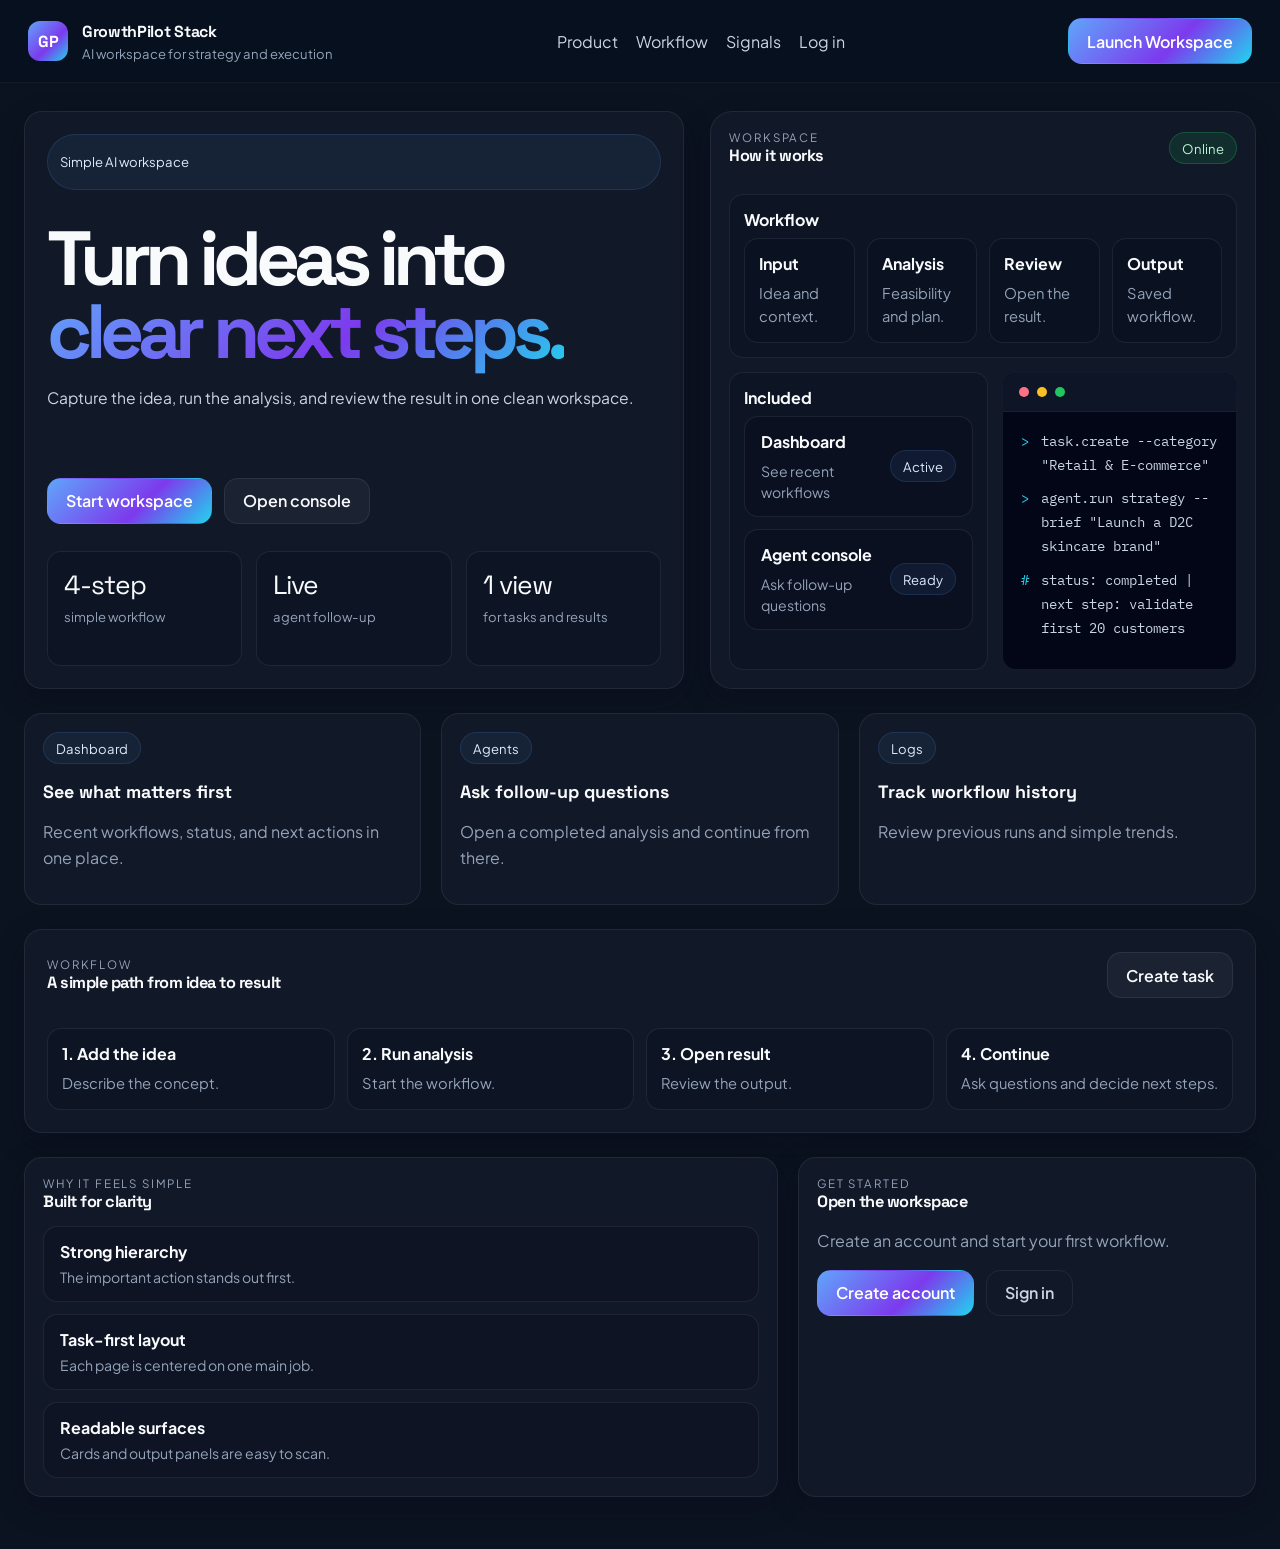
<file: frontend/index.html>
<!DOCTYPE html>
<html lang="en">
<head>
<meta charset="UTF-8">
<meta name="viewport" content="width=device-width, initial-scale=1.0">
<title>GrowthPilot Stack</title>
<link rel="preconnect" href="https://fonts.googleapis.com">
<link rel="preconnect" href="https://fonts.gstatic.com" crossorigin>
<link href="https://fonts.googleapis.com/css2?family=IBM+Plex+Mono:wght@400;500&amp;family=Plus+Jakarta+Sans:wght@400;500;600;700;800&amp;family=Space+Grotesk:wght@500;700&amp;display=swap" rel="stylesheet">
<link rel="stylesheet" href="styles/app.css">
</head>
<body>
<div class="landing-shell">
  <header class="landing-header">
    <a href="index.html" class="sidebar-brand">
      <div class="brand-mark">GP</div>
      <div class="brand-copy">
        <strong>GrowthPilot Stack</strong>
        <span>AI workspace for strategy and execution</span>
      </div>
    </a>
    <nav class="landing-nav">
      <a href="#product">Product</a>
      <a href="#workflow">Workflow</a>
      <a href="#signals">Signals</a>
      <a href="pages/login.html">Log in</a>
    </nav>
    <div class="button-row">
      <a class="button-ghost mobile-menu" href="pages/login.html">Log in</a>
      <a class="button" id="heroCta" href="pages/register.html">Launch Workspace</a>
    </div>
  </header>

  <main class="landing-main">
    <section class="marketing-grid">
      <div class="hero-card">
        <div class="eyebrow-chip">Simple AI workspace</div>
        <div>
          <h1 class="marketing-title">Turn ideas into <span>clear next steps.</span></h1>
          <p class="marketing-copy">
            Capture the idea, run the analysis, and review the result in one clean workspace.
          </p>
        </div>
        <div class="button-row">
          <a class="button" id="primaryLaunch" href="pages/register.html">Start workspace</a>
          <a class="button-secondary" href="pages/chat.html">Open console</a>
        </div>
        <div class="hero-metrics">
          <div class="hero-metric">
            <div class="metric-value">4-step</div>
            <div class="metric-label">simple workflow</div>
          </div>
          <div class="hero-metric">
            <div class="metric-value">Live</div>
            <div class="metric-label">agent follow-up</div>
          </div>
          <div class="hero-metric">
            <div class="metric-value">1 view</div>
            <div class="metric-label">for tasks and results</div>
          </div>
        </div>
      </div>

      <aside class="hero-visual">
        <div class="card-head">
          <div>
            <div class="section-eyebrow">Workspace</div>
            <h2 class="section-title">How it works</h2>
          </div>
          <span class="status-badge success">Online</span>
        </div>
        <div class="mini-board">
          <div class="mini-card">
            <strong>Workflow</strong>
            <div class="pipeline">
              <div class="pipeline-step">
                <strong>Input</strong>
                <p>Idea and context.</p>
              </div>
              <div class="pipeline-step">
                <strong>Analysis</strong>
                <p>Feasibility and plan.</p>
              </div>
              <div class="pipeline-step">
                <strong>Review</strong>
                <p>Open the result.</p>
              </div>
              <div class="pipeline-step">
                <strong>Output</strong>
                <p>Saved workflow.</p>
              </div>
            </div>
          </div>
          <div class="mini-board-row">
            <div class="mini-card">
              <strong>Included</strong>
              <div class="list-stack">
                <div class="activity-item">
                  <div class="activity-copy">
                    <strong>Dashboard</strong>
                    <span>See recent workflows</span>
                  </div>
                  <span class="status-badge">Active</span>
                </div>
                <div class="activity-item">
                  <div class="activity-copy">
                    <strong>Agent console</strong>
                    <span>Ask follow-up questions</span>
                  </div>
                  <span class="status-badge">Ready</span>
                </div>
              </div>
            </div>
            <div class="terminal-shell">
              <div class="terminal-head">
                <div class="terminal-actions">
                  <span class="terminal-dot red"></span>
                  <span class="terminal-dot yellow"></span>
                  <span class="terminal-dot green"></span>
                </div>
              </div>
              <div class="terminal-body">
                <div class="terminal-line">
                  <span class="terminal-prompt">&gt;</span>
                  <span class="terminal-output">task.create --category "Retail &amp; E-commerce"</span>
                </div>
                <div class="terminal-line">
                  <span class="terminal-prompt">&gt;</span>
                  <span class="terminal-output">agent.run strategy --brief "Launch a D2C skincare brand"</span>
                </div>
                <div class="terminal-line">
                  <span class="terminal-prompt">#</span>
                  <span class="terminal-output">status: completed | next step: validate first 20 customers</span>
                </div>
              </div>
            </div>
          </div>
        </div>
      </aside>
    </section>

    <section id="product" class="feature-grid">
      <article class="feature-card">
        <div class="eyebrow-chip">Dashboard</div>
        <strong>See what matters first</strong>
        <p class="section-copy">Recent workflows, status, and next actions in one place.</p>
      </article>
      <article class="feature-card">
        <div class="eyebrow-chip">Agents</div>
        <strong>Ask follow-up questions</strong>
        <p class="section-copy">Open a completed analysis and continue from there.</p>
      </article>
      <article class="feature-card">
        <div class="eyebrow-chip">Logs</div>
        <strong>Track workflow history</strong>
        <p class="section-copy">Review previous runs and simple trends.</p>
      </article>
    </section>

    <section id="workflow" class="hero-card">
      <div class="card-head">
        <div>
          <div class="section-eyebrow">Workflow</div>
          <h2 class="section-title">A simple path from idea to result</h2>
        </div>
        <a class="button-secondary" href="pages/form.html">Create task</a>
      </div>
      <div class="pipeline">
        <div class="pipeline-step">
          <strong>1. Add the idea</strong>
          <p>Describe the concept.</p>
        </div>
        <div class="pipeline-step">
          <strong>2. Run analysis</strong>
          <p>Start the workflow.</p>
        </div>
        <div class="pipeline-step">
          <strong>3. Open result</strong>
          <p>Review the output.</p>
        </div>
        <div class="pipeline-step">
          <strong>4. Continue</strong>
          <p>Ask questions and decide next steps.</p>
        </div>
      </div>
    </section>

    <section id="signals" class="split-grid">
      <div class="panel-card">
        <div class="panel-head">
          <div>
            <div class="section-eyebrow">Why it feels simple</div>
            <h2 class="section-title">Built for clarity</h2>
          </div>
        </div>
        <div class="list-stack">
          <div class="activity-item">
            <div class="activity-copy">
              <strong>Strong hierarchy</strong>
              <span>The important action stands out first.</span>
            </div>
          </div>
          <div class="activity-item">
            <div class="activity-copy">
              <strong>Task-first layout</strong>
              <span>Each page is centered on one main job.</span>
            </div>
          </div>
          <div class="activity-item">
            <div class="activity-copy">
              <strong>Readable surfaces</strong>
              <span>Cards and output panels are easy to scan.</span>
            </div>
          </div>
        </div>
      </div>
      <div class="panel-card">
        <div class="panel-head">
          <div>
            <div class="section-eyebrow">Get started</div>
            <h2 class="section-title">Open the workspace</h2>
          </div>
        </div>
        <p class="section-copy">
          Create an account and start your first workflow.
        </p>
        <div class="button-row">
          <a class="button" href="pages/register.html">Create account</a>
          <a class="button-ghost" href="pages/login.html">Sign in</a>
        </div>
      </div>
    </section>
  </main>
</div>

<script src="js/api.js"></script>
<script>
  if (isLoggedIn()) {
    document.getElementById("heroCta").href = "pages/dashboard.html";
    document.getElementById("heroCta").textContent = "Open Workspace";
    document.getElementById("primaryLaunch").href = "pages/dashboard.html";
    document.getElementById("primaryLaunch").textContent = "Open Workspace";
  }
</script>
</body>
</html>
</file>
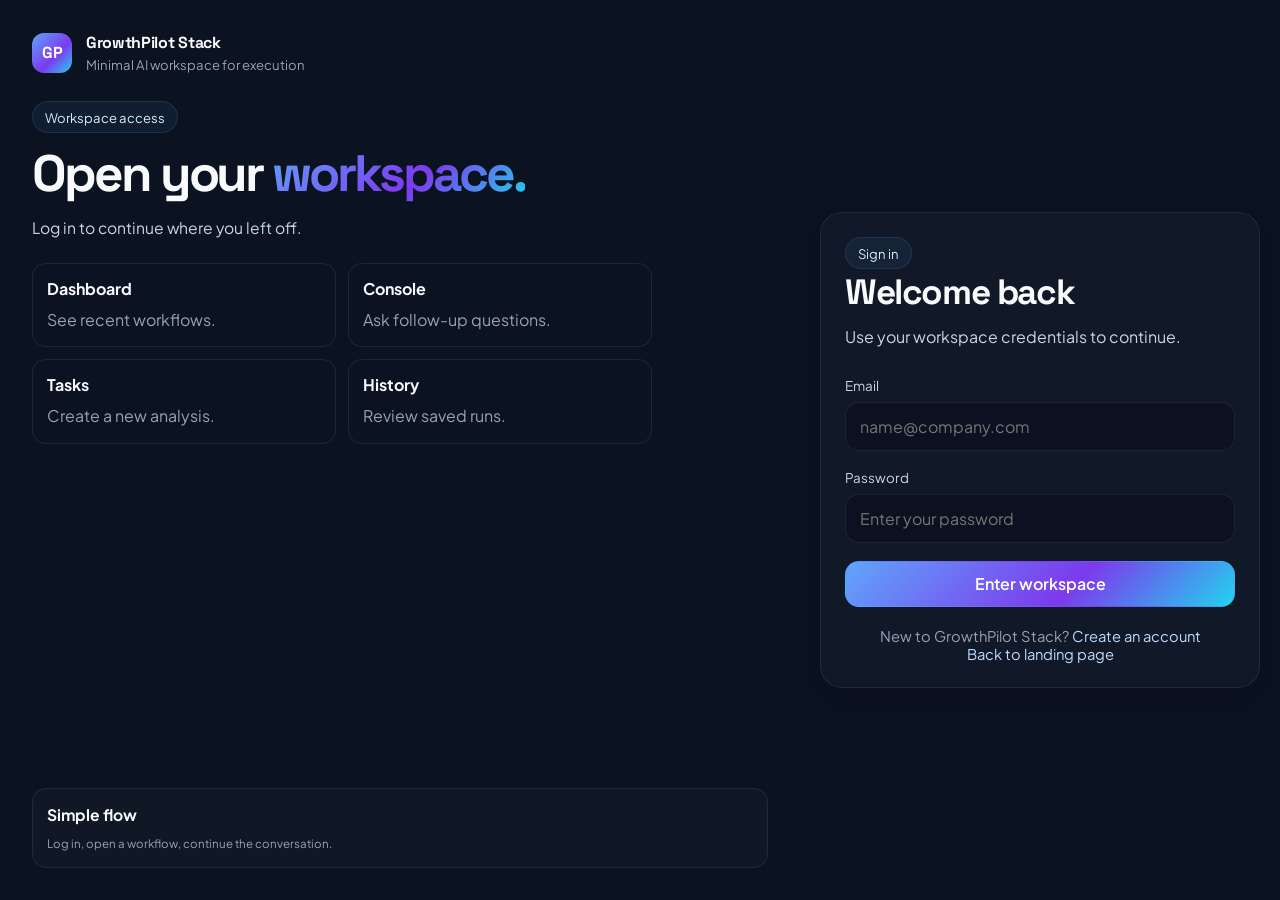
<file: frontend/pages/chat.html>
<!DOCTYPE html>
<html lang="en">
<head>
<meta charset="UTF-8">
<meta name="viewport" content="width=device-width, initial-scale=1.0">
<title>Agents • GrowthPilot Stack</title>
<link rel="preconnect" href="https://fonts.googleapis.com">
<link rel="preconnect" href="https://fonts.gstatic.com" crossorigin>
<link href="https://fonts.googleapis.com/css2?family=IBM+Plex+Mono:wght@400;500&amp;family=Plus+Jakarta+Sans:wght@400;500;600;700;800&amp;family=Space+Grotesk:wght@500;700&amp;display=swap" rel="stylesheet">
<link rel="stylesheet" href="../styles/app.css">
</head>
<body>
<div class="app-shell hide-secondary">
  <aside class="sidebar">
    <a href="../index.html" class="sidebar-brand">
      <div class="brand-mark">GP</div>
      <div class="brand-copy">
        <strong>GrowthPilot Stack</strong>
        <span>AI execution workspace</span>
      </div>
    </a>
    <nav class="nav-section">
      <div class="nav-label">Workspace</div>
      <a class="nav-link" href="dashboard.html"><span class="nav-icon">◫</span><span class="nav-copy"><strong>Dashboard</strong><span>Command center</span></span></a>
      <a class="nav-link active" href="chat.html"><span class="nav-icon">◎</span><span class="nav-copy"><strong>Agents</strong><span>Console + follow-ups</span></span></a>
      <a class="nav-link" href="form.html"><span class="nav-icon">⌘</span><span class="nav-copy"><strong>Tasks</strong><span>Create a new run</span></span></a>
      <a class="nav-link" href="history.html"><span class="nav-icon">⇄</span><span class="nav-copy"><strong>Workflows</strong><span>Saved runs</span></span></a>
      <a class="nav-link" href="analytics.html"><span class="nav-icon">⋯</span><span class="nav-copy"><strong>Logs</strong><span>Metrics and throughput</span></span></a>
      <a class="nav-link" href="settings.html"><span class="nav-icon">⚙</span><span class="nav-copy"><strong>Settings</strong><span>Profile and preferences</span></span></a>
    </nav>
    <div class="sidebar-footer">
      <div class="sidebar-meta">
        <div class="helper-label">Recent workflows</div>
        <strong>Recent workflows</strong>
        <span>Pick one to continue</span>
      </div>
      <div class="list-stack" id="chatHistory">
        <div class="activity-item">
          <div class="activity-copy">
            <strong>Loading workflows</strong>
            <span>Syncing with your saved runs.</span>
          </div>
        </div>
      </div>
    </div>
  </aside>

  <div class="main-shell">
    <div class="topbar">
      <label class="search-shell">
        <span>⌕</span>
        <input type="text" placeholder="Search prompts, outputs, or workflow IDs..." aria-label="Search">
      </label>
      <div class="topbar-actions">
        <a class="button-secondary" href="form.html">New Task</a>
        <a class="button-ghost" href="dashboard.html">Back to Dashboard</a>
        <button class="avatar-button" type="button">
          <span class="avatar-orb" id="avatarEl">A</span>
          <span id="topUserName">Agent Operator</span>
        </button>
      </div>
    </div>

    <main class="page-body">
      <section class="page-header">
        <div>
          <div class="section-eyebrow">Agents</div>
          <h1 class="page-title">Agent console</h1>
          <p class="page-description">
            Open a completed workflow and ask clear follow-up questions.
          </p>
        </div>
      </section>

      <section class="split-grid">
        <div class="terminal-card">
          <div class="card-head">
            <div>
              <div class="section-eyebrow">Conversation</div>
              <h2 class="section-title">Transcript</h2>
            </div>
            <div class="button-row">
              <button class="button-ghost" onclick="clearChat()">Clear</button>
              <button class="button-secondary" onclick="copyTranscript()">Copy</button>
            </div>
          </div>
          <div class="terminal-shell">
            <div class="terminal-head">
              <div class="terminal-actions">
                <span class="terminal-dot red"></span>
                <span class="terminal-dot yellow"></span>
                <span class="terminal-dot green"></span>
              </div>
            </div>
            <div class="terminal-body" id="messagesArea" style="display:none;"></div>
          </div>
          <div class="empty-card" id="welcomeScreen">
            <strong>Load a workflow or start with a simple question</strong>
            <div class="section-copy" style="max-width:620px; margin:0 auto 18px;">
              This works best with a completed workflow, but you can also begin from scratch.
            </div>
            <div class="button-row" style="justify-content:center;">
              <button class="button-secondary" onclick="usePrompt('Analyze my business idea and give a feasibility score')">Analyze idea</button>
              <button class="button-secondary" onclick="usePrompt('Help me estimate startup costs and budget breakdown')">Estimate costs</button>
              <button class="button-secondary" onclick="usePrompt('Create a detailed marketing plan for my business')">Marketing plan</button>
              <button class="button-secondary" onclick="usePrompt('Build a 90-day growth roadmap with milestones')">Growth roadmap</button>
            </div>
          </div>
          <div class="chat-input">
            <textarea class="textarea" id="inputBox" placeholder="Ask the active agent to explain the output, refine the roadmap, or stress-test the idea..." rows="1"></textarea>
            <button class="button" id="sendBtn" onclick="sendMessage()">Send</button>
          </div>
        </div>

        <div class="inspector-grid">
          <div class="panel-card">
            <div class="panel-head">
              <div>
                <div class="section-eyebrow">Current workflow</div>
                <h2 class="section-title">Context</h2>
              </div>
            </div>
            <div class="list-stack" id="contextPanel">
              <div class="activity-item">
                <div class="activity-copy">
                  <strong>No workflow selected</strong>
                  <span>Open a completed run from the left to attach context.</span>
                </div>
              </div>
            </div>
          </div>
          <div class="panel-card">
            <div class="panel-head">
              <div>
                <div class="section-eyebrow">Suggestions</div>
                <h2 class="section-title">Quick prompts</h2>
              </div>
            </div>
            <div class="list-stack">
              <button class="button-ghost" onclick="usePrompt('What are the biggest risks in this business model?')">Biggest risks</button>
              <button class="button-ghost" onclick="usePrompt('Break the launch plan into weekly milestones.')">Weekly milestones</button>
              <button class="button-ghost" onclick="usePrompt('How should I prioritize customer validation?')">Customer validation</button>
              <button class="button-ghost" onclick="usePrompt('What should I do with a limited budget?')">Limited budget plan</button>
            </div>
          </div>
        </div>
      </section>
    </main>
  </div>
</div>

<script src="../js/api.js"></script>
<script>
  requireAuth();

  const messagesArea = document.getElementById("messagesArea");
  const welcomeScreen = document.getElementById("welcomeScreen");
  const inputBox = document.getElementById("inputBox");
  const sendBtn = document.getElementById("sendBtn");
  const user = getUser();
  document.getElementById("topUserName").textContent = user.name || "Agent Operator";
  document.getElementById("avatarEl").textContent = (user.name || "A").charAt(0).toUpperCase();

  let conversationHistory = [];
  let currentIdeaId = null;
  let ideaContext = null;
  let isRecording = false;
  let recognition;

  inputBox.addEventListener("input", function() {
    this.style.height = "auto";
    this.style.height = this.scrollHeight + "px";
  });
  inputBox.addEventListener("keydown", function(e) {
    if (e.key === "Enter" && !e.shiftKey) {
      e.preventDefault();
      sendMessage();
    }
  });

  function showChat() {
    welcomeScreen.style.display = "none";
    messagesArea.style.display = "block";
  }

  function formatText(text) {
    return text
      .replace(/\*\*(.*?)\*\*/g, "<strong>$1</strong>")
      .replace(/\n/g, "<br>");
  }

  function addMessage(content, isUser, insights) {
    showChat();
    const wrapper = document.createElement("div");
    wrapper.className = "terminal-line";
    const prompt = document.createElement("span");
    prompt.className = "terminal-prompt";
    prompt.textContent = isUser ? ">" : "#";
    const output = document.createElement("span");
    output.className = "terminal-output";
    output.innerHTML = isUser ? content.replace(/\n/g, "<br>") : formatText(content);
    if (insights && insights.length) {
      const meta = document.createElement("div");
      meta.style.marginTop = "12px";
      meta.className = "button-row";
      insights.forEach((item) => {
        const pill = document.createElement("span");
        pill.className = "mini-pill";
        pill.textContent = item.lbl + ": " + item.val;
        meta.appendChild(pill);
      });
      output.appendChild(meta);
    }
    wrapper.appendChild(prompt);
    wrapper.appendChild(output);
    messagesArea.appendChild(wrapper);
    messagesArea.scrollTop = messagesArea.scrollHeight;
  }

  function showTyping() {
    const row = document.createElement("div");
    row.className = "terminal-line";
    row.id = "typingIndicator";
    row.innerHTML = '<span class="terminal-prompt">#</span><span class="terminal-output">thinking...</span>';
    messagesArea.appendChild(row);
    messagesArea.scrollTop = messagesArea.scrollHeight;
  }

  function removeTyping() {
    const el = document.getElementById("typingIndicator");
    if (el) el.remove();
  }

  async function sendMessage() {
    const text = inputBox.value.trim();
    if (!text || sendBtn.disabled) return;

    addMessage(text, true);
    conversationHistory.push({ role: "user", content: text });
    inputBox.value = "";
    inputBox.style.height = "auto";
    sendBtn.disabled = true;
    showTyping();

    try {
      const data = await api.sendChat(conversationHistory, ideaContext);
      const aiText = data.response || "Sorry, I couldn't generate a response.";
      conversationHistory.push({ role: "assistant", content: aiText });
      removeTyping();
      addMessage(aiText, false);
    } catch (e) {
      removeTyping();
      addMessage("Connection error: " + e.message, false);
    }
    sendBtn.disabled = false;
  }

  function clearChat() {
    messagesArea.innerHTML = "";
    conversationHistory = [];
    ideaContext = null;
    currentIdeaId = null;
    messagesArea.style.display = "none";
    welcomeScreen.style.display = "block";
    document.getElementById("contextPanel").innerHTML = `
      <div class="activity-item">
        <div class="activity-copy">
          <strong>No workflow selected</strong>
          <span>Open a completed run from the left to attach context.</span>
        </div>
      </div>`;
    window.history.pushState({}, "", "chat.html");
    document.querySelectorAll("[data-idea-item]").forEach((item) => item.classList.remove("active"));
  }

  function usePrompt(text) {
    inputBox.value = text;
    inputBox.focus();
  }

  function updateContextPanel(idea, response) {
    const panel = document.getElementById("contextPanel");
    panel.innerHTML = `
      <div class="activity-item">
        <div class="activity-copy">
          <strong>${idea.title}</strong>
          <span>${idea.category || "General"} • ${idea.location || "No location"} • ${idea.budget ? formatBudget(idea.budget) : "No budget"}</span>
        </div>
        <span class="status-badge ${response && response.feasibility ? "success" : "warning"}">
          ${response && response.feasibility ? "Loaded" : "Pending"}
        </span>
      </div>
      <div class="activity-item">
        <div class="activity-copy">
          <strong>Idea description</strong>
          <span>${(idea.description || "").substring(0, 160)}${(idea.description || "").length > 160 ? "..." : ""}</span>
        </div>
      </div>`;
  }

  async function loadIdeaResult() {
    const params = new URLSearchParams(window.location.search);
    const ideaId = params.get("idea_id");
    if (!ideaId) return;
    currentIdeaId = ideaId;

    showChat();
    showTyping();

    try {
      const result = await api.getResult(ideaId);
      removeTyping();
      if (!result) return;

      const idea = result.idea || {};
      const resp = result.response || {};
      ideaContext = `Title: ${idea.title}, Description: ${(idea.description || "").substring(0, 200)}, Category: ${idea.category}, Budget: ${idea.budget}, Location: ${idea.location}`;
      updateContextPanel(idea, resp);

      addMessage(`Loaded workflow: ${idea.title}\nStatus: ${idea.status || "pending"}`, true);

      if (!resp || !resp.feasibility) {
        addMessage("This workflow has not completed analysis yet. You can still ask the agent to think through the idea manually.", false);
        return;
      }

      const roadmap = parseList(resp.roadmap);
      const marketing = parseList(resp.marketing);
      let html = `**Analysis complete for ${idea.title}**\n\n`;
      html += `**Feasibility**\n${resp.feasibility}\n\n`;
      if (resp.cost_breakdown) html += `**Cost model**\n${resp.cost_breakdown}\n\n`;
      if (roadmap.length) {
        html += `**Roadmap**\n`;
        roadmap.forEach((step, index) => {
          html += `${index + 1}. ${step}\n`;
        });
        html += `\n`;
      }
      if (marketing.length) {
        html += `**Growth notes**\n`;
        marketing.forEach((tip) => {
          html += `- ${tip}\n`;
        });
        html += `\n`;
      }
      html += `Ask for deeper breakdowns, edge cases, or next actions.`;

      const insights = [
        { val: (resp.idea_score || 74) + "%", lbl: "Idea Score" },
        { val: idea.budget ? formatBudget(idea.budget) : "—", lbl: "Budget" },
        { val: resp.stage || "Idea", lbl: "Stage" }
      ];

      addMessage(html, false, insights);
    } catch (e) {
      removeTyping();
      addMessage("Could not load workflow analysis. " + e.message, false);
    }
  }

  async function loadSidebar() {
    try {
      const ideas = await api.listIdeas();
      const hist = document.getElementById("chatHistory");
      hist.innerHTML = "";
      (ideas || []).slice(0, 8).forEach((idea) => {
        const item = document.createElement("a");
        item.className = "nav-link" + (String(idea.id) === String(currentIdeaId) ? " active" : "");
        item.href = "chat.html?idea_id=" + idea.id;
        item.dataset.ideaItem = "true";
        item.innerHTML = `
          <span class="nav-icon">${idea.status === "analyzed" ? "●" : "◌"}</span>
          <span class="nav-copy">
            <strong>${idea.title.substring(0, 24)}</strong>
            <span>${idea.category || "General"} • ${timeAgo(idea.created_at)}</span>
          </span>`;
        hist.appendChild(item);
      });
      if (!ideas || !ideas.length) {
        hist.innerHTML = `
          <div class="empty-card">
            <strong>No workflows yet</strong>
            <div class="section-copy">Create your first task to start using the agent console.</div>
            <div class="button-row" style="justify-content:center; margin-top:16px;">
              <a class="button" href="form.html">Create task</a>
            </div>
          </div>`;
      }
    } catch (e) {
      document.getElementById("chatHistory").innerHTML = `
        <div class="empty-card">
          <strong>Could not load workflows</strong>
          <div class="section-copy">Check the API connection and try again.</div>
        </div>`;
    }
  }

  function copyTranscript() {
    const text = messagesArea.innerText || "";
    navigator.clipboard.writeText(text).catch(() => {});
  }

  function toggleVoice() {
    if (!("webkitSpeechRecognition" in window || "SpeechRecognition" in window)) {
      alert("Voice input is not supported in this browser.");
      return;
    }
    if (isRecording) {
      recognition.stop();
      isRecording = false;
    } else {
      recognition = new (window.SpeechRecognition || window.webkitSpeechRecognition)();
      recognition.lang = "en-IN";
      recognition.interimResults = false;
      recognition.onresult = (e) => {
        inputBox.value = e.results[0][0].transcript;
      };
      recognition.onend = () => {
        isRecording = false;
      };
      recognition.onerror = () => {
        isRecording = false;
      };
      recognition.start();
      isRecording = true;
    }
  }

  loadSidebar();
  loadIdeaResult();
</script>
</body>
</html>
</file>
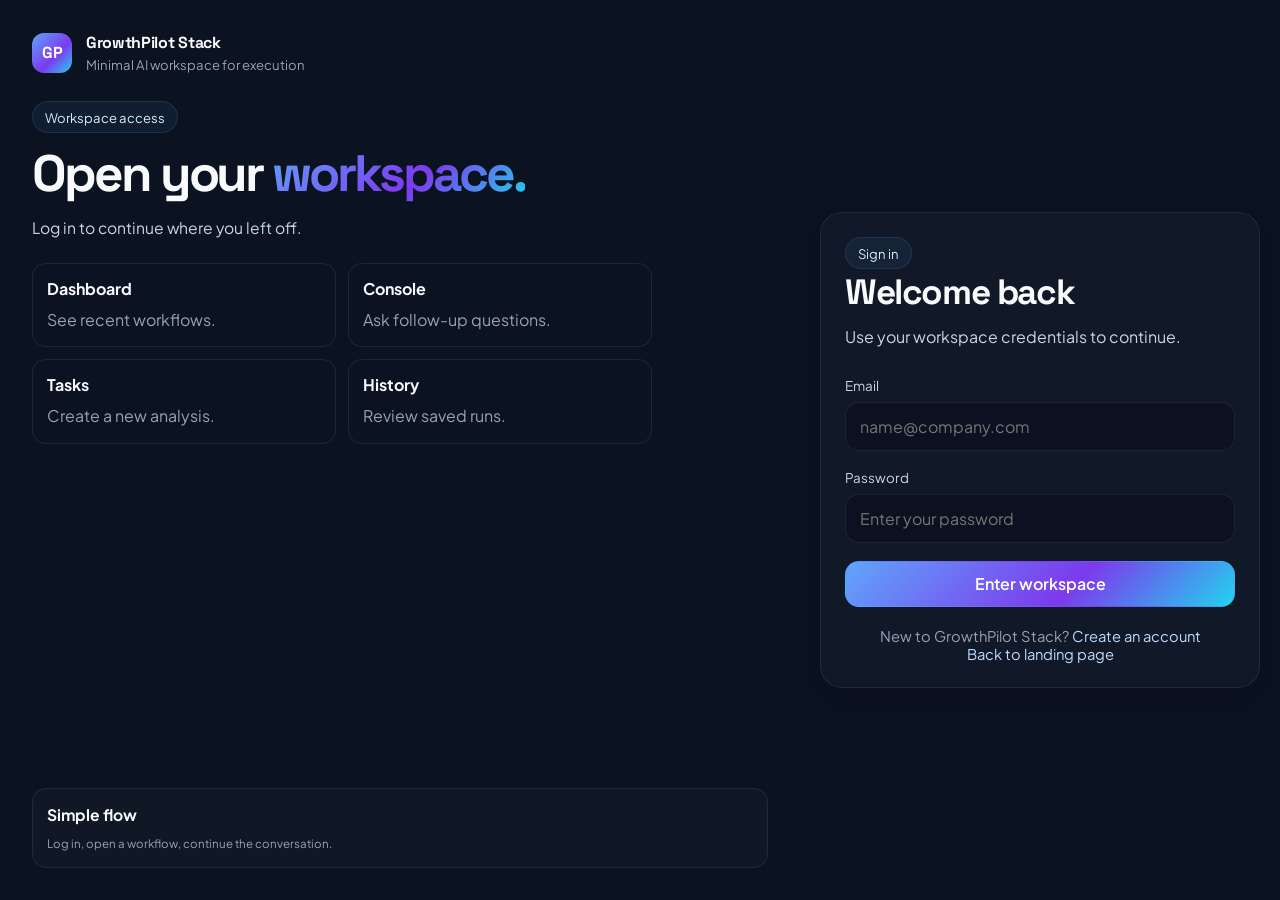
<file: frontend/pages/dashboard.html>
<!DOCTYPE html>
<html lang="en">
<head>
<meta charset="UTF-8">
<meta name="viewport" content="width=device-width, initial-scale=1.0">
<title>Dashboard • GrowthPilot Stack</title>
<link rel="preconnect" href="https://fonts.googleapis.com">
<link rel="preconnect" href="https://fonts.gstatic.com" crossorigin>
<link href="https://fonts.googleapis.com/css2?family=IBM+Plex+Mono:wght@400;500&amp;family=Plus+Jakarta+Sans:wght@400;500;600;700;800&amp;family=Space+Grotesk:wght@500;700&amp;display=swap" rel="stylesheet">
<link rel="stylesheet" href="../styles/app.css">
</head>
<body>
<div class="app-shell hide-secondary">
  <aside class="sidebar">
    <a href="../index.html" class="sidebar-brand">
      <div class="brand-mark">GP</div>
      <div class="brand-copy">
        <strong>GrowthPilot Stack</strong>
        <span>AI execution workspace</span>
      </div>
    </a>
    <nav class="nav-section">
      <div class="nav-label">Workspace</div>
      <a class="nav-link active" href="dashboard.html"><span class="nav-icon">◫</span><span class="nav-copy"><strong>Dashboard</strong><span>Command center</span></span></a>
      <a class="nav-link" href="chat.html"><span class="nav-icon">◎</span><span class="nav-copy"><strong>Agents</strong><span>Console + follow-ups</span></span></a>
      <a class="nav-link" href="form.html"><span class="nav-icon">⌘</span><span class="nav-copy"><strong>Tasks</strong><span>Create a new run</span></span></a>
      <a class="nav-link" href="history.html"><span class="nav-icon">⇄</span><span class="nav-copy"><strong>Workflows</strong><span>Saved runs</span></span></a>
      <a class="nav-link" href="analytics.html"><span class="nav-icon">⋯</span><span class="nav-copy"><strong>Logs</strong><span>Metrics and throughput</span></span></a>
      <a class="nav-link" href="settings.html"><span class="nav-icon">⚙</span><span class="nav-copy"><strong>Settings</strong><span>Profile and preferences</span></span></a>
    </nav>
    <div class="sidebar-footer">
      <a class="button" href="form.html">Run New Task</a>
      <div class="sidebar-meta">
        <div class="helper-label">Session</div>
        <strong id="sidebarUser">Operator</strong>
        <span>Focused workspace</span>
      </div>
    </div>
  </aside>

  <div class="main-shell">
    <div class="topbar">
      <label class="search-shell">
        <span>⌕</span>
        <input type="text" placeholder="Search runs, categories, outputs..." aria-label="Search">
      </label>
      <div class="topbar-actions">
        <a class="button-secondary" href="form.html">Run Task</a>
        <a class="button-ghost" href="chat.html">Open Agent</a>
        <button class="icon-button" type="button" title="Notifications">◌</button>
        <button class="avatar-button" type="button">
          <span class="avatar-orb" id="avatarEl">O</span>
          <span id="topUserName">Operator</span>
        </button>
      </div>
    </div>

    <main class="page-body">
      <section class="page-header">
        <div>
          <div class="section-eyebrow">Dashboard</div>
          <h1 class="page-title">Workspace overview</h1>
          <p class="page-description" id="welcomeSub">
            Review task status and open the next workflow that needs attention.
          </p>
        </div>
        <div class="page-header-actions">
          <a class="button" href="form.html">New workflow</a>
        </div>
      </section>

      <section class="hero-grid">
        <div class="hero-card">
          <div class="card-head">
            <div>
              <div class="section-eyebrow">Summary</div>
              <h2 class="section-title">Current status</h2>
            </div>
            <span class="status-badge success">Ready</span>
          </div>
          <div class="hero-metrics">
            <div class="hero-metric">
              <div class="metric-value" id="kpiAgents">4</div>
              <div class="metric-label">Active Agents</div>
            </div>
            <div class="hero-metric">
              <div class="metric-value" id="kpiTasks">0</div>
              <div class="metric-label">Running Tasks</div>
            </div>
            <div class="hero-metric">
              <div class="metric-value" id="kpiJobs">0</div>
              <div class="metric-label">Completed Jobs</div>
            </div>
          </div>
          <div class="pipeline">
            <div class="pipeline-step">
              <strong>Create</strong>
              <p>Capture the business idea.</p>
            </div>
            <div class="pipeline-step">
              <strong>Analyze</strong>
              <p>Run the AI workflow.</p>
            </div>
            <div class="pipeline-step">
              <strong>Review</strong>
              <p>Open the completed result.</p>
            </div>
            <div class="pipeline-step">
              <strong>Act</strong>
              <p>Use the output to decide next steps.</p>
            </div>
          </div>
        </div>

        <div class="panel-card">
          <div class="panel-head">
            <div>
              <div class="section-eyebrow">Actions</div>
              <h2 class="section-title">Start here</h2>
            </div>
          </div>
          <div class="list-stack">
            <div class="activity-item">
              <div class="activity-copy">
                <strong>Create a workflow</strong>
                <span>Start a new analysis.</span>
              </div>
              <a class="button-secondary" href="form.html">Start</a>
            </div>
            <div class="activity-item">
              <div class="activity-copy">
                <strong>Open the agent console</strong>
                <span>Continue from a finished result.</span>
              </div>
              <a class="button-secondary" href="chat.html">Open</a>
            </div>
          </div>
        </div>
      </section>

      <section class="stats-grid">
        <article class="stat-card">
          <div class="section-eyebrow">Agents</div>
          <div class="metric-value" id="agentCount">4</div>
          <div class="stat-trend">AI roles available</div>
        </article>
        <article class="stat-card">
          <div class="section-eyebrow">Tasks</div>
          <div class="metric-value" id="pendingCount">0</div>
          <div class="stat-trend">Still waiting to finish</div>
        </article>
        <article class="stat-card">
          <div class="section-eyebrow">Jobs</div>
          <div class="metric-value" id="completedCount">0</div>
          <div class="stat-trend">Ready to open</div>
        </article>
      </section>

      <section class="grid-2">
        <div class="panel-card">
          <div class="panel-head">
            <div>
              <div class="section-eyebrow">Workflows</div>
              <h2 class="section-title">Latest runs</h2>
            </div>
            <a class="button-ghost" href="history.html">All workflows</a>
          </div>
          <div class="list-stack" id="analysesList">
            <div class="activity-item">
              <div class="activity-copy">
                <strong>Loading workspace activity</strong>
                <span>Pulling recent analysis runs from the API.</span>
              </div>
              <span class="status-badge">Syncing</span>
            </div>
          </div>
        </div>

        <div class="panel-card">
          <div class="panel-head">
            <div>
              <div class="section-eyebrow">Activity</div>
              <h2 class="section-title">Recent updates</h2>
            </div>
          </div>
          <div class="list-stack" id="activityList">
            <div class="activity-item">
              <div class="activity-copy">
                <strong>No runs yet</strong>
                <span>Create the first workflow to populate the system feed.</span>
              </div>
            </div>
          </div>
        </div>
      </section>
    </main>
  </div>
</div>

<script src="../js/api.js"></script>
<script>
  requireAuth();

  const user = getUser();
  document.getElementById("topUserName").textContent = user.name || "Operator";
  document.getElementById("sidebarUser").textContent = user.name || "Operator";
  document.getElementById("avatarEl").textContent = (user.name || "O").charAt(0).toUpperCase();

  async function loadDashboard() {
    try {
      const stats = await api.getDashboard();
      const recent = stats.recent_ideas || [];

      document.getElementById("kpiTasks").textContent = stats.pending_ideas || 0;
      document.getElementById("kpiJobs").textContent = stats.analyzed_ideas || 0;
      document.getElementById("pendingCount").textContent = stats.pending_ideas || 0;
      document.getElementById("completedCount").textContent = stats.analyzed_ideas || 0;

      document.getElementById("welcomeSub").textContent = stats.total_ideas
        ? `${stats.total_ideas} total runs in the workspace, ${stats.analyzed_ideas} completed and ${stats.pending_ideas} waiting for execution.`
        : "Create the first task to bring the workspace online.";

      renderIdeas(recent);
      renderActivity(recent);
    } catch (e) {
      document.getElementById("analysesList").innerHTML = `
        <div class="empty-card">
          <strong>Could not load dashboard data</strong>
          <div class="section-copy">Check the backend connection and try again.</div>
        </div>`;
    }
  }

  function renderIdeas(ideas) {
    const el = document.getElementById("analysesList");
    if (!ideas.length) {
      el.innerHTML = `
        <div class="empty-card">
          <strong>No runs yet</strong>
          <div class="section-copy">Create a task to see activity in the workspace.</div>
          <div class="button-row" style="justify-content:center; margin-top:16px;">
            <a class="button" href="form.html">Create task</a>
          </div>
        </div>`;
      return;
    }

    el.innerHTML = "";
    ideas.forEach((idea) => {
      const isAnalyzed = idea.status === "analyzed";
      const row = document.createElement("div");
      row.className = "workflow-row";
      row.innerHTML = `
        <div class="activity-copy">
          <strong>${idea.title}</strong>
          <span>${idea.category || "General"} • ${idea.location || "No location"} • ${idea.budget ? formatBudget(idea.budget) : "No budget"}</span>
        </div>
        <div class="button-row">
          <span class="status-badge ${isAnalyzed ? "success" : "warning"}">${isAnalyzed ? "Completed" : "Running"}</span>
          ${isAnalyzed
            ? `<a class="button-secondary" href="chat.html?idea_id=${idea.id}">Open</a>`
            : `<button class="button-secondary" onclick="analyzeNow(${idea.id}, this)">Run</button>`}
          <button class="button-ghost" onclick="deleteIdea(${idea.id}, this)">Delete</button>
        </div>`;
      if (isAnalyzed) {
        row.style.cursor = "pointer";
        row.onclick = () => window.location.href = "chat.html?idea_id=" + idea.id;
      }
      el.appendChild(row);
    });
  }

  function renderActivity(ideas) {
    const el = document.getElementById("activityList");
    if (!ideas.length) return;
    el.innerHTML = "";
    ideas.slice(0, 4).forEach((idea) => {
      const item = document.createElement("div");
      item.className = "activity-item";
      item.innerHTML = `
        <div class="activity-copy">
          <strong>${idea.status === "analyzed" ? "Output completed" : "Task queued"} • ${idea.title}</strong>
          <span>${timeAgo(idea.created_at)} • ${idea.category || "General"} workflow</span>
        </div>
        <span class="status-badge ${idea.status === "analyzed" ? "success" : "warning"}">
          ${idea.status === "analyzed" ? "Done" : "Pending"}
        </span>`;
      el.appendChild(item);
    });
  }

  async function deleteIdea(id, btn) {
    if (!confirm("Delete this workflow and its analysis?")) return;
    btn.disabled = true;
    btn.textContent = "Deleting...";
    try {
      await api.deleteIdea(id);
      loadDashboard();
    } catch (e) {
      btn.disabled = false;
      btn.textContent = "Delete";
      alert("Delete failed: " + e.message);
    }
  }

  async function analyzeNow(id, btn) {
    btn.disabled = true;
    btn.textContent = "Running...";
    try {
      await api.analyzeIdea(id);
      window.location.href = "chat.html?idea_id=" + id;
    } catch (e) {
      btn.disabled = false;
      btn.textContent = "Run";
      alert("Analysis failed: " + e.message);
    }
  }

  loadDashboard();
</script>
</body>
</html>
</file>
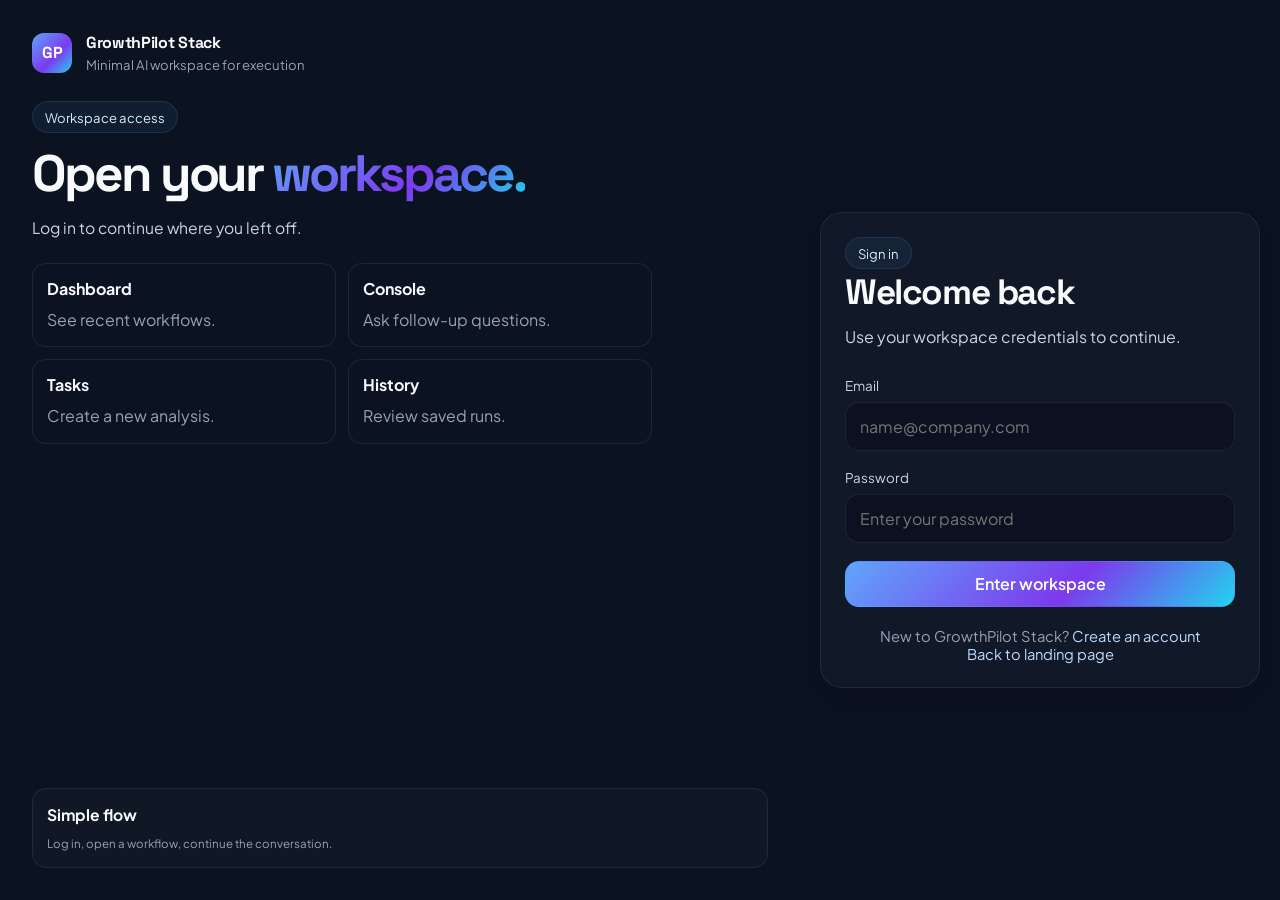
<file: frontend/pages/form.html>
<!DOCTYPE html>
<html lang="en">
<head>
<meta charset="UTF-8">
<meta name="viewport" content="width=device-width, initial-scale=1.0">
<title>Tasks • GrowthPilot Stack</title>
<link rel="preconnect" href="https://fonts.googleapis.com">
<link rel="preconnect" href="https://fonts.gstatic.com" crossorigin>
<link href="https://fonts.googleapis.com/css2?family=IBM+Plex+Mono:wght@400;500&amp;family=Plus+Jakarta+Sans:wght@400;500;600;700;800&amp;family=Space+Grotesk:wght@500;700&amp;display=swap" rel="stylesheet">
<link rel="stylesheet" href="../styles/app.css">
</head>
<body>
<div class="app-shell hide-secondary">
  <aside class="sidebar">
    <a href="../index.html" class="sidebar-brand">
      <div class="brand-mark">GP</div>
      <div class="brand-copy">
        <strong>GrowthPilot Stack</strong>
        <span>AI execution workspace</span>
      </div>
    </a>
    <nav class="nav-section">
      <div class="nav-label">Workspace</div>
      <a class="nav-link" href="dashboard.html"><span class="nav-icon">◫</span><span class="nav-copy"><strong>Dashboard</strong><span>Command center</span></span></a>
      <a class="nav-link" href="chat.html"><span class="nav-icon">◎</span><span class="nav-copy"><strong>Agents</strong><span>Console + follow-ups</span></span></a>
      <a class="nav-link active" href="form.html"><span class="nav-icon">⌘</span><span class="nav-copy"><strong>Tasks</strong><span>Create a new run</span></span></a>
      <a class="nav-link" href="history.html"><span class="nav-icon">⇄</span><span class="nav-copy"><strong>Workflows</strong><span>Saved runs</span></span></a>
      <a class="nav-link" href="analytics.html"><span class="nav-icon">⋯</span><span class="nav-copy"><strong>Logs</strong><span>Metrics and throughput</span></span></a>
      <a class="nav-link" href="settings.html"><span class="nav-icon">⚙</span><span class="nav-copy"><strong>Settings</strong><span>Profile and preferences</span></span></a>
    </nav>
    <div class="sidebar-footer">
      <div class="sidebar-meta">
        <div class="helper-label">Result</div>
        <strong>Simple flow</strong>
        <span>Create, run, review</span>
      </div>
    </div>
  </aside>

  <div class="main-shell">
    <div class="topbar">
      <label class="search-shell">
        <span>⌕</span>
        <input type="text" placeholder="Search categories, templates, or previous tasks..." aria-label="Search">
      </label>
      <div class="topbar-actions">
        <a class="button-ghost" href="dashboard.html">Back to Dashboard</a>
        <a class="button-secondary" href="history.html">View workflows</a>
      </div>
    </div>

    <main class="page-body">
      <section class="page-header">
        <div>
          <div class="section-eyebrow">Tasks</div>
          <h1 class="page-title">Create a workflow</h1>
          <p class="page-description">
            Add the business idea, a few details, and run the analysis.
          </p>
        </div>
      </section>

      <section class="split-grid">
        <div class="panel-card">
          <div class="stepper">
            <div class="step-chip active" id="dot1"><strong>Step 1</strong>Brief</div>
            <div class="step-chip" id="dot2"><strong>Step 2</strong>Environment</div>
            <div class="step-chip" id="dot3"><strong>Step 3</strong>Output scope</div>
          </div>
          <div class="progress-track">
            <div class="progress-bar" id="progressBar" style="width:33%"></div>
          </div>

          <div class="form-grid">
            <div class="step-block visible" id="step1">
              <div class="card-head">
                <div>
                  <div class="section-eyebrow">Step 1</div>
                  <h2 class="section-title">Describe the business brief</h2>
                </div>
              </div>
              <div class="form-grid">
                <div>
                  <label class="field-label" for="businessIdea">Business idea</label>
                  <textarea class="textarea" id="businessIdea" placeholder="Describe the opportunity, product, customer, and why you believe the idea should exist."></textarea>
                  <div class="field-hint">Keep it short and specific.</div>
                  <div class="field-error" id="ideaError">Please describe your business idea.</div>
                </div>
                <div>
                  <label class="field-label" for="category">Business category</label>
                  <select class="select" id="category">
                    <option value="">Select a category</option>
                    <option>Food &amp; Beverage</option>
                    <option>Retail &amp; E-commerce</option>
                    <option>Technology &amp; Software</option>
                    <option>Education &amp; Training</option>
                    <option>Health &amp; Wellness</option>
                    <option>Fashion &amp; Apparel</option>
                    <option>Agriculture &amp; Farming</option>
                    <option>Construction &amp; Real Estate</option>
                    <option>Services &amp; Consulting</option>
                    <option>Manufacturing</option>
                    <option>Tourism &amp; Travel</option>
                    <option>Other</option>
                  </select>
                  <div class="field-error" id="categoryError">Please select a category.</div>
                </div>
                <div>
                  <label class="field-label">Business stage</label>
                  <div class="segmented" id="stageGroup">
                    <button class="segment selected" type="button">Just an idea</button>
                    <button class="segment" type="button">Planning phase</button>
                    <button class="segment" type="button">Launched (&lt; 1yr)</button>
                    <button class="segment" type="button">Existing business</button>
                  </div>
                </div>
                <div class="button-row">
                  <button class="button" type="button" onclick="nextStep(1)">Continue to environment</button>
                </div>
              </div>
            </div>

            <div class="step-block" id="step2" style="display:none;">
              <div class="card-head">
                <div>
                  <div class="section-eyebrow">Step 2</div>
                  <h2 class="section-title">Define the environment</h2>
                </div>
              </div>
              <div class="form-grid">
                <div>
                  <label class="field-label" for="location">Operating location</label>
                  <input class="input" id="location" type="text" placeholder="City, state, or region">
                  <div class="field-hint">City or region is enough.</div>
                  <div class="field-error" id="locationError">Please enter a location.</div>
                </div>
                <div class="range-wrap">
                  <div class="range-summary">
                    <div>
                      <div class="helper-label">Budget</div>
                      <div class="range-amount" id="budgetDisplay">₹1L</div>
                    </div>
                    <span class="status-badge">Capital</span>
                  </div>
                  <input id="budgetSlider" type="range" min="10000" max="5000000" step="5000" value="100000" oninput="updateBudget()">
                  <div class="button-row" style="justify-content:space-between; margin-top:12px;">
                    <span class="field-hint">₹10K</span>
                    <span class="field-hint">₹50L+</span>
                  </div>
                </div>
                <div>
                  <label class="field-label">Target market</label>
                  <div class="segmented" id="marketGroup">
                    <button class="segment selected" type="button">Local (City)</button>
                    <button class="segment" type="button">Regional (State)</button>
                    <button class="segment" type="button">National</button>
                    <button class="segment" type="button">International</button>
                  </div>
                </div>
                <div>
                  <label class="field-label" for="targetCustomer">Target customer</label>
                  <input class="input" id="targetCustomer" type="text" placeholder="Who is the primary customer?">
                </div>
                <div class="button-row">
                  <button class="button-secondary" type="button" onclick="prevStep(2)">Back</button>
                  <button class="button" type="button" onclick="nextStep(2)">Continue to output scope</button>
                </div>
              </div>
            </div>

            <div class="step-block" id="step3" style="display:none;">
              <div class="card-head">
                <div>
                  <div class="section-eyebrow">Step 3</div>
                  <h2 class="section-title">Choose the output scope</h2>
                </div>
              </div>
              <div class="form-grid">
                <div>
                  <label class="field-label">What should the AI focus on?</label>
                  <div class="check-grid">
                    <label class="check-card"><input type="checkbox" checked> <span><strong>Feasibility</strong><span class="section-copy">Will this work?</span></span></label>
                    <label class="check-card"><input type="checkbox" checked> <span><strong>Costs</strong><span class="section-copy">What will it cost?</span></span></label>
                    <label class="check-card"><input type="checkbox" checked> <span><strong>Roadmap</strong><span class="section-copy">What should happen next?</span></span></label>
                    <label class="check-card"><input type="checkbox" checked> <span><strong>Marketing</strong><span class="section-copy">How do I reach users?</span></span></label>
                    <label class="check-card"><input type="checkbox"> <span><strong>Risks</strong><span class="section-copy">What could go wrong?</span></span></label>
                    <label class="check-card"><input type="checkbox"> <span><strong>Competitors</strong><span class="section-copy">Who else is doing this?</span></span></label>
                  </div>
                </div>
                <div>
                  <label class="field-label" for="reportLang">Report language</label>
                  <select class="select" id="reportLang">
                    <option>English</option>
                    <option>Hindi (हिंदी)</option>
                    <option>Gujarati (ગુજરાતી)</option>
                    <option>Tamil (தமிழ்)</option>
                    <option>Telugu (తెలుగు)</option>
                    <option>Marathi (मराठी)</option>
                  </select>
                </div>
                <div>
                  <label class="field-label" for="additionalNotes">Additional notes</label>
                  <textarea class="textarea" id="additionalNotes" rows="4" placeholder="Include any constraints, assumptions, or questions you want the AI to consider."></textarea>
                </div>
                <div class="button-row">
                  <button class="button-secondary" type="button" onclick="prevStep(3)">Back</button>
                  <button class="button" type="button" onclick="submitForm()" id="submitBtn">
                    <span id="submitText">Run analysis</span>
                  </button>
                </div>
              </div>
            </div>

            <div class="empty-card" id="successScreen" style="display:none;">
              <strong>Analysis ready</strong>
              <div class="section-copy" style="max-width:580px; margin:0 auto 18px;">
                Your workflow has been saved and analyzed.
              </div>
              <div class="button-row" style="justify-content:center;">
                <a class="button" href="chat.html" id="viewAnalysisBtn">Open agent console</a>
                <a class="button-secondary" href="dashboard.html">Go to dashboard</a>
              </div>
            </div>
          </div>
        </div>

        <div class="inspector-grid">
          <div class="panel-card">
            <div class="panel-head">
              <div>
                <div class="section-eyebrow">Output</div>
                <h2 class="section-title">You will get</h2>
              </div>
            </div>
            <div class="simple-stack">
              <div class="pipeline-step">
                <strong>Feasibility</strong>
                <p>Clear viability summary.</p>
              </div>
              <div class="pipeline-step">
                <strong>Costs</strong>
                <p>Simple budget breakdown.</p>
              </div>
              <div class="pipeline-step">
                <strong>Roadmap</strong>
                <p>Practical next steps.</p>
              </div>
              <div class="pipeline-step">
                <strong>Growth</strong>
                <p>Basic marketing guidance.</p>
              </div>
            </div>
          </div>
          <div class="panel-card">
            <div class="panel-head">
              <div>
                <div class="section-eyebrow">Live summary</div>
                <h2 class="section-title">Task inspector</h2>
              </div>
            </div>
            <div class="list-stack">
              <div class="activity-item"><div class="activity-copy"><strong>Brief</strong><span id="prev-idea">Waiting for input...</span></div></div>
              <div class="activity-item"><div class="activity-copy"><strong>Category</strong><span id="prev-cat">—</span></div></div>
              <div class="activity-item"><div class="activity-copy"><strong>Location</strong><span id="prev-loc">—</span></div></div>
              <div class="activity-item"><div class="activity-copy"><strong>Budget</strong><span id="prev-budget">₹1L</span></div></div>
              <div class="activity-item"><div class="activity-copy"><strong>Market</strong><span id="prev-market">Local (City)</span></div></div>
            </div>
          </div>
        </div>
      </section>
    </main>
  </div>
</div>

<script src="../js/api.js"></script>
<script>
  requireAuth();
  let currentStep = 1;

  function nextStep(from) {
    if (from === 1) {
      const idea = document.getElementById("businessIdea").value.trim();
      const cat = document.getElementById("category").value;
      if (!idea) { showErr("ideaError", "businessIdea"); return; }
      if (!cat) { showErr("categoryError", "category"); return; }
      clearErr("ideaError", "businessIdea");
      clearErr("categoryError", "category");
      updatePreview();
    }
    if (from === 2) {
      const loc = document.getElementById("location").value.trim();
      if (!loc) { showErr("locationError", "location"); return; }
      clearErr("locationError", "location");
      updatePreview();
    }
    currentStep = from + 1;
    showStep(currentStep);
    updateIndicators();
    updateProgress();
  }

  function prevStep(from) {
    currentStep = from - 1;
    showStep(currentStep);
    updateIndicators();
    updateProgress();
  }

  function showStep(n) {
    [1, 2, 3].forEach((index) => {
      document.getElementById("step" + index).style.display = index === n ? "block" : "none";
    });
  }

  function updateIndicators() {
    for (let i = 1; i <= 3; i++) {
      const dot = document.getElementById("dot" + i);
      dot.className = "step-chip";
      if (i < currentStep) dot.classList.add("done");
      if (i === currentStep) dot.classList.add("active");
    }
  }

  function updateProgress() {
    document.getElementById("progressBar").style.width = (currentStep / 3) * 100 + "%";
  }

  function showErr(errId, fieldId) {
    document.getElementById(errId).classList.add("show");
    document.getElementById(fieldId).classList.add("error");
  }

  function clearErr(errId, fieldId) {
    document.getElementById(errId).classList.remove("show");
    document.getElementById(fieldId).classList.remove("error");
  }

  function updateBudget() {
    const val = parseInt(document.getElementById("budgetSlider").value, 10);
    const fmt = val >= 100000
      ? "₹" + (val / 100000).toFixed(val % 100000 === 0 ? 0 : 1) + "L"
      : val >= 1000
        ? "₹" + Math.round(val / 1000) + "K"
        : "₹" + val;
    document.getElementById("budgetDisplay").textContent = fmt;
    document.getElementById("prev-budget").textContent = fmt;
  }

  document.querySelectorAll(".segmented").forEach((group) => {
    group.querySelectorAll(".segment").forEach((option) => {
      option.addEventListener("click", () => {
        group.querySelectorAll(".segment").forEach((el) => el.classList.remove("selected"));
        option.classList.add("selected");
        if (group.id === "marketGroup") {
          document.getElementById("prev-market").textContent = option.textContent;
        }
      });
    });
  });

  function updatePreview() {
    const idea = document.getElementById("businessIdea").value.trim();
    const cat = document.getElementById("category").value;
    const loc = document.getElementById("location").value.trim();
    document.getElementById("prev-idea").textContent = idea ? idea.substring(0, 70) + (idea.length > 70 ? "..." : "") : "Waiting for input...";
    document.getElementById("prev-cat").textContent = cat || "—";
    document.getElementById("prev-loc").textContent = loc || "—";
  }

  async function submitForm() {
    const btn = document.getElementById("submitBtn");
    btn.disabled = true;
    document.getElementById("submitText").textContent = "Saving workflow...";

    try {
      const budgetVal = parseInt(document.getElementById("budgetSlider").value, 10);
      const stage = document.querySelector("#stageGroup .segment.selected")?.textContent || "idea";
      const ideaData = {
        title: document.getElementById("businessIdea").value.trim().substring(0, 80),
        description: document.getElementById("businessIdea").value.trim(),
        category: document.getElementById("category").value,
        budget: String(budgetVal),
        location: document.getElementById("location").value.trim(),
        experience_level: stage
      };

      const idea = await api.createIdea(ideaData);
      document.getElementById("submitText").textContent = "Running analysis...";
      await api.analyzeIdea(idea.id);

      document.getElementById("step1").style.display = "none";
      document.getElementById("step2").style.display = "none";
      document.getElementById("step3").style.display = "none";
      document.getElementById("successScreen").style.display = "block";
      document.getElementById("progressBar").style.width = "100%";
      [1, 2, 3].forEach((i) => {
        document.getElementById("dot" + i).className = "step-chip done";
      });
      document.getElementById("viewAnalysisBtn").href = "chat.html?idea_id=" + idea.id;
    } catch (e) {
      document.getElementById("submitText").textContent = "Run analysis";
      btn.disabled = false;
      alert("Error: " + (e.message || "Something went wrong."));
    }
  }

  document.getElementById("businessIdea").addEventListener("input", updatePreview);
  document.getElementById("category").addEventListener("change", updatePreview);
  document.getElementById("location").addEventListener("input", updatePreview);
  updateBudget();
</script>
</body>
</html>
</file>
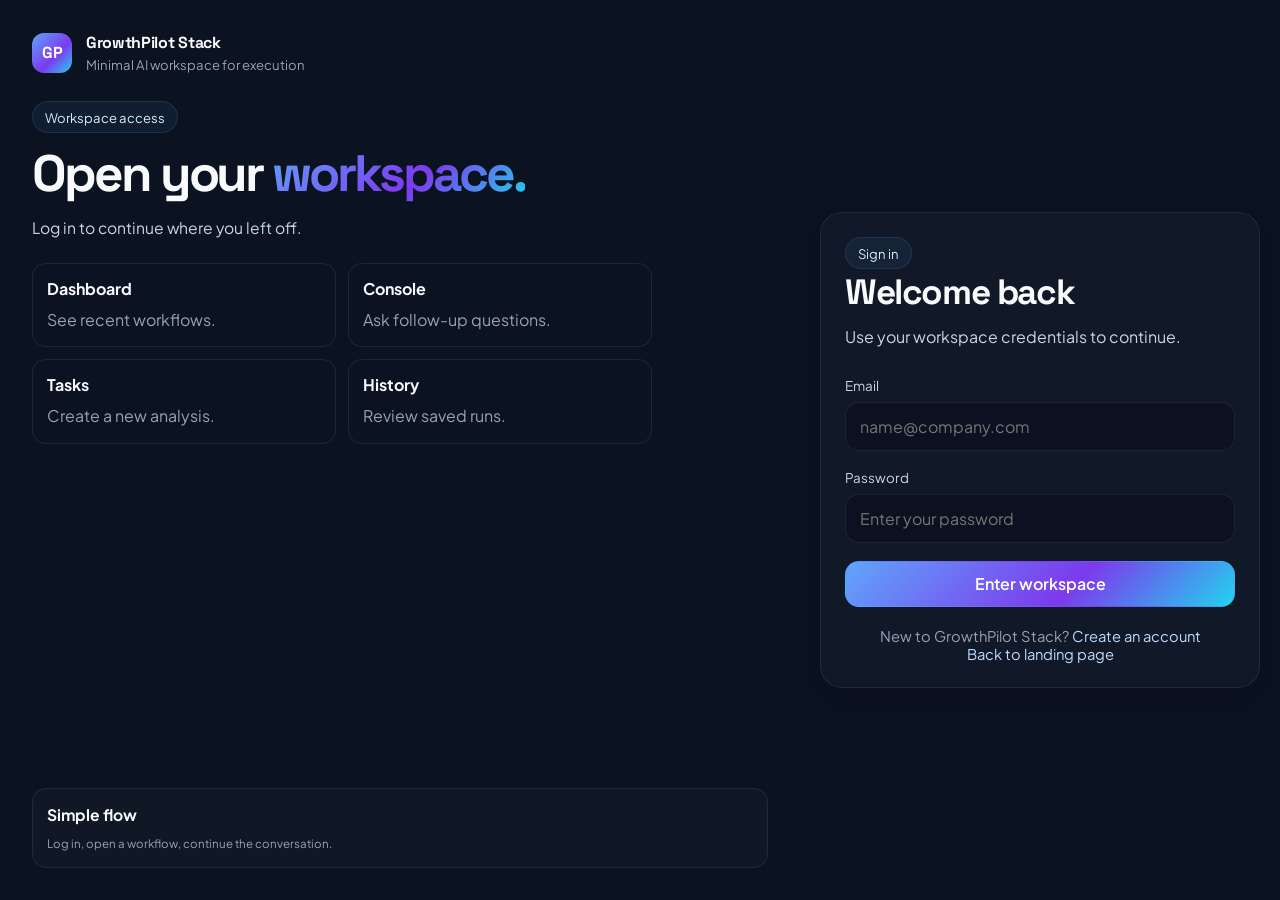
<file: frontend/pages/history.html>
<!DOCTYPE html>
<html lang="en">
<head>
<meta charset="UTF-8">
<meta name="viewport" content="width=device-width, initial-scale=1.0">
<title>Workflows • GrowthPilot Stack</title>
<link rel="preconnect" href="https://fonts.googleapis.com">
<link rel="preconnect" href="https://fonts.gstatic.com" crossorigin>
<link href="https://fonts.googleapis.com/css2?family=IBM+Plex+Mono:wght@400;500&amp;family=Plus+Jakarta+Sans:wght@400;500;600;700;800&amp;family=Space+Grotesk:wght@500;700&amp;display=swap" rel="stylesheet">
<link rel="stylesheet" href="../styles/app.css">
</head>
<body>
<div class="app-shell hide-secondary">
  <aside class="sidebar">
    <a href="../index.html" class="sidebar-brand">
      <div class="brand-mark">GP</div>
      <div class="brand-copy">
        <strong>GrowthPilot Stack</strong>
        <span>AI execution workspace</span>
      </div>
    </a>
    <nav class="nav-section">
      <div class="nav-label">Workspace</div>
      <a class="nav-link" href="dashboard.html"><span class="nav-icon">◫</span><span class="nav-copy"><strong>Dashboard</strong><span>Command center</span></span></a>
      <a class="nav-link" href="chat.html"><span class="nav-icon">◎</span><span class="nav-copy"><strong>Agents</strong><span>Console + follow-ups</span></span></a>
      <a class="nav-link" href="form.html"><span class="nav-icon">⌘</span><span class="nav-copy"><strong>Tasks</strong><span>Create a new run</span></span></a>
      <a class="nav-link active" href="history.html"><span class="nav-icon">⇄</span><span class="nav-copy"><strong>Workflows</strong><span>Saved runs</span></span></a>
      <a class="nav-link" href="analytics.html"><span class="nav-icon">⋯</span><span class="nav-copy"><strong>Logs</strong><span>Metrics and throughput</span></span></a>
      <a class="nav-link" href="settings.html"><span class="nav-icon">⚙</span><span class="nav-copy"><strong>Settings</strong><span>Profile and preferences</span></span></a>
    </nav>
    <div class="sidebar-footer">
      <a class="button" href="form.html">Run New Task</a>
      <div class="sidebar-meta">
        <div class="helper-label">Tip</div>
        <strong>Workflow history</strong>
        <span>Open finished runs</span>
      </div>
    </div>
  </aside>

  <div class="main-shell">
    <div class="topbar">
      <label class="search-shell">
        <span>⌕</span>
        <input class="search-box" id="searchBox" type="text" placeholder="Search workflow title or category..." oninput="filterIdeas()">
      </label>
      <div class="topbar-actions">
        <select class="select" id="statusFilter" onchange="filterIdeas()" style="min-width:160px;">
          <option value="">All statuses</option>
          <option value="analyzed">Completed</option>
          <option value="pending">Running</option>
        </select>
        <select class="select" id="catFilter" onchange="filterIdeas()" style="min-width:190px;">
          <option value="">All categories</option>
          <option>Food &amp; Beverage</option>
          <option>Technology &amp; Software</option>
          <option>Education &amp; Training</option>
          <option>Health &amp; Wellness</option>
          <option>Retail &amp; E-commerce</option>
          <option>Fashion &amp; Apparel</option>
          <option>Other</option>
        </select>
      </div>
    </div>

    <main class="page-body">
      <section class="page-header">
        <div>
          <div class="section-eyebrow">Workflows</div>
          <h1 class="page-title">Workflow history</h1>
          <p class="page-description">Browse saved runs and open the ones you want to continue.</p>
        </div>
        <div class="page-header-actions">
          <a class="button" href="form.html">New workflow</a>
        </div>
      </section>

      <section class="table-card compact-table" id="tableWrap">
        <div class="activity-item">
          <div class="activity-copy">
            <strong>Loading workflow history</strong>
            <span>Pulling saved runs from the backend.</span>
          </div>
          <span class="status-badge">Syncing</span>
        </div>
      </section>
    </main>
  </div>
</div>

<script src="../js/api.js"></script>
<script>
  requireAuth();
  let allIdeas = [];

  async function loadIdeas() {
    try {
      allIdeas = await api.listIdeas() || [];
      renderTable(allIdeas);
    } catch (e) {
      document.getElementById("tableWrap").innerHTML = `
        <div class="empty-card">
          <strong>Could not load workflows</strong>
          <div class="section-copy">Make sure the backend is reachable and try again.</div>
        </div>`;
    }
  }

  function filterIdeas() {
    const q = document.getElementById("searchBox").value.toLowerCase();
    const st = document.getElementById("statusFilter").value;
    const cat = document.getElementById("catFilter").value;
    const filtered = allIdeas.filter((idea) =>
      (!q || idea.title.toLowerCase().includes(q) || (idea.category || "").toLowerCase().includes(q)) &&
      (!st || idea.status === st) &&
      (!cat || (idea.category || "") === cat)
    );
    renderTable(filtered);
  }

  function renderTable(ideas) {
    const wrap = document.getElementById("tableWrap");
    if (!ideas.length) {
      wrap.innerHTML = `
        <div class="empty-card">
          <strong>No workflows found</strong>
          <div class="section-copy">Create your first analysis run to populate workflow history.</div>
          <div class="button-row" style="justify-content:center; margin-top:16px;">
            <a class="button" href="form.html">Create workflow</a>
          </div>
        </div>`;
      return;
    }

    let html = `
      <div class="table-head">
        <div>
          <div class="section-eyebrow">Table view</div>
          <h2 class="section-title">Workflow registry</h2>
        </div>
      </div>
      <table class="table-shell">
        <thead>
          <tr>
            <th>Workflow</th>
            <th>Category</th>
            <th>Location</th>
            <th>Budget</th>
            <th>Status</th>
            <th>Created</th>
            <th>Actions</th>
          </tr>
        </thead>
        <tbody>`;

    ideas.forEach((idea) => {
      const isAnalyzed = idea.status === "analyzed";
      html += `
        <tr>
          <td>
            <strong>${idea.title}</strong><br>
            <span class="section-copy">${(idea.description || "").substring(0, 70)}${(idea.description || "").length > 70 ? "..." : ""}</span>
          </td>
          <td>${idea.category || "General"}</td>
          <td>${idea.location || "—"}</td>
          <td>${idea.budget ? formatBudget(idea.budget) : "—"}</td>
          <td><span class="status-badge ${isAnalyzed ? "success" : "warning"}">${isAnalyzed ? "Completed" : "Running"}</span></td>
          <td>${timeAgo(idea.created_at)}</td>
          <td>
            <div class="button-row">
              ${isAnalyzed
                ? `<a class="button-secondary" href="chat.html?idea_id=${idea.id}">Open</a>`
                : `<button class="button-secondary" onclick="analyzeNow(${idea.id}, this)">Run</button>`}
              <button class="button-ghost" onclick="deleteIdea(${idea.id}, this)">Delete</button>
            </div>
          </td>
        </tr>`;
    });

    html += "</tbody></table>";
    wrap.innerHTML = html;
  }

  async function analyzeNow(id, btn) {
    btn.textContent = "Running...";
    btn.disabled = true;
    try {
      await api.analyzeIdea(id);
      window.location.href = "chat.html?idea_id=" + id;
    } catch (e) {
      btn.textContent = "Run";
      btn.disabled = false;
      alert(e.message);
    }
  }

  async function deleteIdea(id, btn) {
    if (!confirm("Delete this workflow permanently?")) return;
    btn.textContent = "Deleting...";
    btn.disabled = true;
    try {
      await api.deleteIdea(id);
      loadIdeas();
    } catch (e) {
      btn.textContent = "Delete";
      btn.disabled = false;
      alert(e.message);
    }
  }

  loadIdeas();
</script>
</body>
</html>
</file>
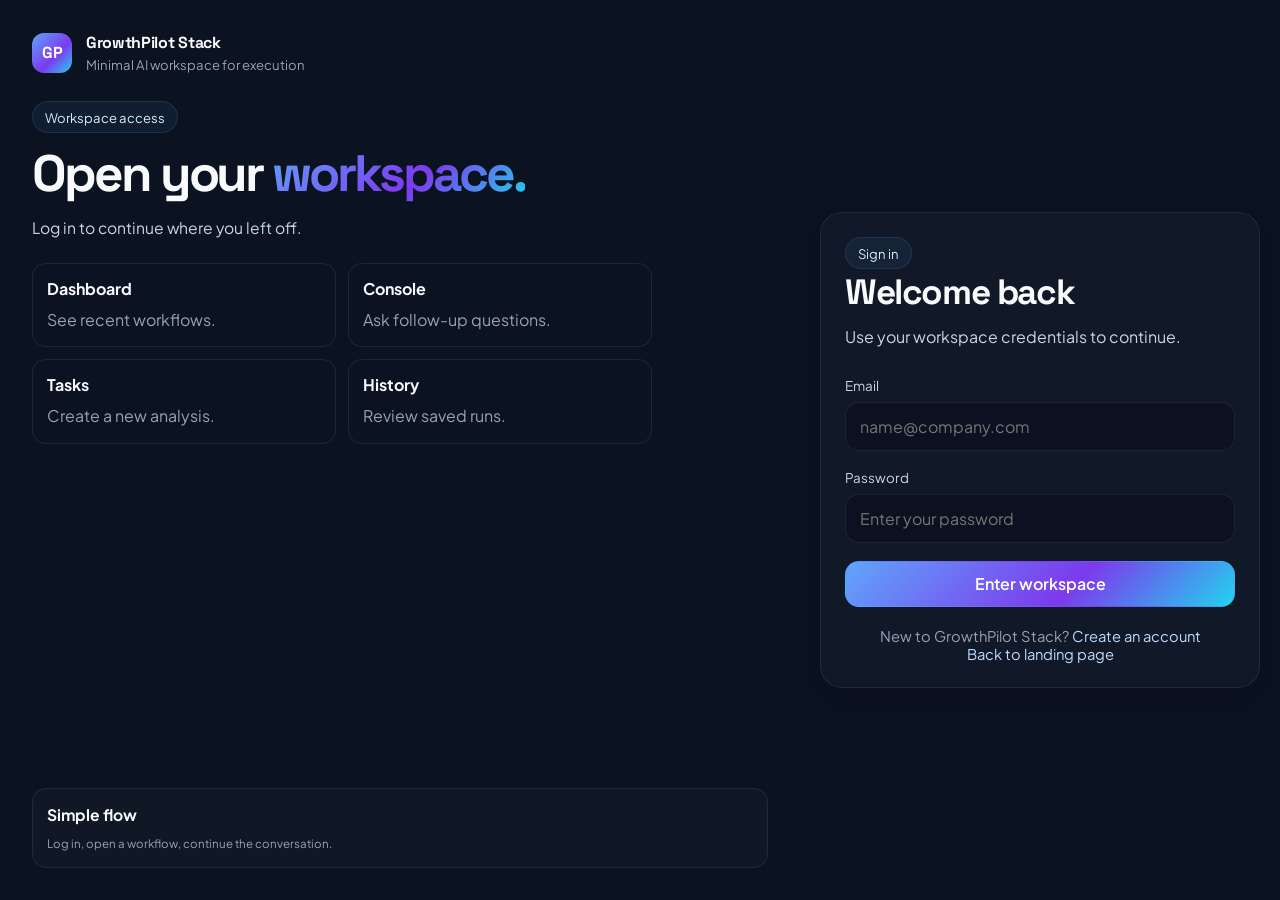
<file: frontend/pages/login.html>
<!DOCTYPE html>
<html lang="en">
<head>
<meta charset="UTF-8">
<meta name="viewport" content="width=device-width, initial-scale=1.0">
<title>Log In • GrowthPilot Stack</title>
<link rel="preconnect" href="https://fonts.googleapis.com">
<link rel="preconnect" href="https://fonts.gstatic.com" crossorigin>
<link href="https://fonts.googleapis.com/css2?family=IBM+Plex+Mono:wght@400;500&amp;family=Plus+Jakarta+Sans:wght@400;500;600;700;800&amp;family=Space+Grotesk:wght@500;700&amp;display=swap" rel="stylesheet">
<link rel="stylesheet" href="../styles/app.css">
</head>
<body>
<div class="auth-layout">
  <section class="auth-brand">
    <div class="auth-brand-panel">
      <a href="../index.html" class="sidebar-brand">
        <div class="brand-mark">GP</div>
        <div class="brand-copy">
          <strong>GrowthPilot Stack</strong>
          <span>Minimal AI workspace for execution</span>
        </div>
      </a>
      <div class="eyebrow-chip" style="margin-top:28px;">Workspace access</div>
      <h1 class="auth-title">Open your <span>workspace.</span></h1>
      <p class="auth-copy">
        Log in to continue where you left off.
      </p>
      <div class="auth-feature-grid">
        <div class="auth-feature">
          <strong>Dashboard</strong>
          <span class="section-copy">See recent workflows.</span>
        </div>
        <div class="auth-feature">
          <strong>Console</strong>
          <span class="section-copy">Ask follow-up questions.</span>
        </div>
        <div class="auth-feature">
          <strong>Tasks</strong>
          <span class="section-copy">Create a new analysis.</span>
        </div>
        <div class="auth-feature">
          <strong>History</strong>
          <span class="section-copy">Review saved runs.</span>
        </div>
      </div>
    </div>
    <div class="sidebar-note">
      <strong>Simple flow</strong>
      Log in, open a workflow, continue the conversation.
    </div>
  </section>

  <section class="auth-panel-wrap">
    <div class="auth-panel">
      <div class="eyebrow-chip">Sign in</div>
      <h1>Welcome back</h1>
      <p>Use your workspace credentials to continue.</p>

      <div class="message-bar" id="errBar"></div>

      <div class="auth-stack">
        <div>
          <label class="field-label" for="email">Email</label>
          <input class="input" id="email" type="email" placeholder="name@company.com" autocomplete="email">
        </div>
        <div>
          <label class="field-label" for="password">Password</label>
          <input class="input" id="password" type="password" placeholder="Enter your password" autocomplete="current-password">
        </div>
        <button class="button" id="submitBtn" onclick="doLogin()">
          <span id="btnTxt">Enter workspace</span>
        </button>
      </div>

      <div class="auth-footer">
        New to GrowthPilot Stack? <a href="register.html">Create an account</a><br>
        <a href="../index.html">Back to landing page</a>
      </div>
    </div>
  </section>
</div>

<script src="../js/api.js"></script>
<script>
  if (isLoggedIn()) window.location.href = "dashboard.html";

  document.getElementById("email").addEventListener("keydown", function(e) {
    if (e.key === "Enter") doLogin();
  });
  document.getElementById("password").addEventListener("keydown", function(e) {
    if (e.key === "Enter") doLogin();
  });

  function showErr(msg) {
    const bar = document.getElementById("errBar");
    bar.textContent = msg;
    bar.classList.add("show");
  }

  async function doLogin() {
    const emailVal = document.getElementById("email").value.trim();
    const passVal = document.getElementById("password").value;
    const btn = document.getElementById("submitBtn");
    const txt = document.getElementById("btnTxt");

    document.getElementById("errBar").classList.remove("show");

    if (!emailVal) {
      showErr("Please enter your email address.");
      return;
    }
    if (!emailVal.includes("@") || emailVal.split("@")[1].indexOf(".") <= 0) {
      showErr("Please enter a valid email address.");
      return;
    }
    if (!passVal) {
      showErr("Please enter your password.");
      return;
    }

    btn.disabled = true;
    txt.textContent = "Signing in...";

    try {
      const data = await api.login(emailVal, passVal);
      saveAuth(data.access_token, data.user_id, data.name, data.email);
      window.location.href = "dashboard.html";
    } catch (e) {
      showErr(e.message || "Login failed.");
      btn.disabled = false;
      txt.textContent = "Enter workspace";
    }
  }
</script>
</body>
</html>
</file>
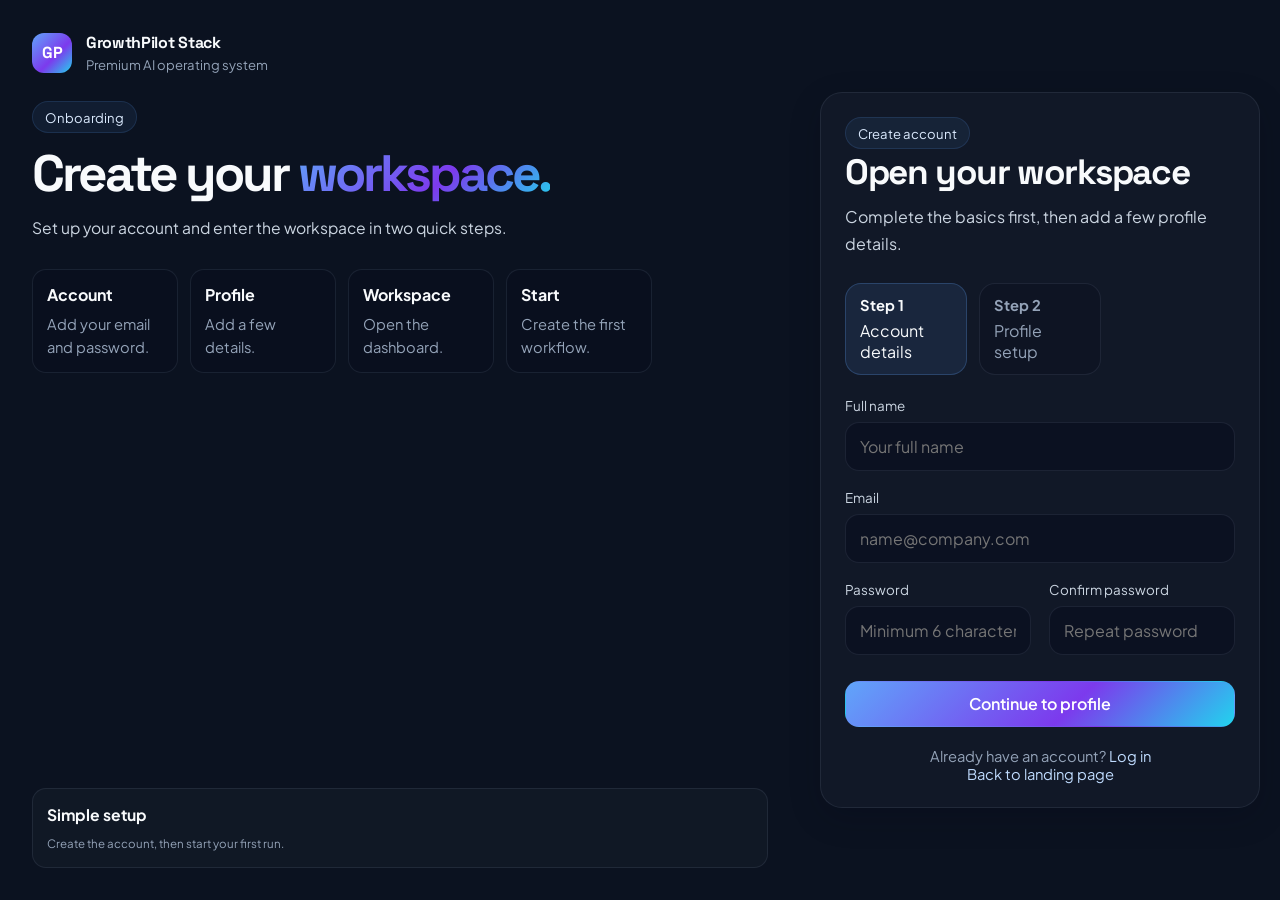
<file: frontend/pages/register.html>
<!DOCTYPE html>
<html lang="en">
<head>
<meta charset="UTF-8">
<meta name="viewport" content="width=device-width, initial-scale=1.0">
<title>Create Account • GrowthPilot Stack</title>
<link rel="preconnect" href="https://fonts.googleapis.com">
<link rel="preconnect" href="https://fonts.gstatic.com" crossorigin>
<link href="https://fonts.googleapis.com/css2?family=IBM+Plex+Mono:wght@400;500&amp;family=Plus+Jakarta+Sans:wght@400;500;600;700;800&amp;family=Space+Grotesk:wght@500;700&amp;display=swap" rel="stylesheet">
<link rel="stylesheet" href="../styles/app.css">
</head>
<body>
<div class="auth-layout">
  <section class="auth-brand">
    <div class="auth-brand-panel">
      <a href="../index.html" class="sidebar-brand">
        <div class="brand-mark">GP</div>
        <div class="brand-copy">
          <strong>GrowthPilot Stack</strong>
          <span>Premium AI operating system</span>
        </div>
      </a>
      <div class="eyebrow-chip" style="margin-top:28px;">Onboarding</div>
      <h1 class="auth-title">Create your <span>workspace.</span></h1>
      <p class="auth-copy">
        Set up your account and enter the workspace in two quick steps.
      </p>
      <div class="pipeline" style="margin-top:28px;">
        <div class="pipeline-step">
          <strong>Account</strong>
          <p>Add your email and password.</p>
        </div>
        <div class="pipeline-step">
          <strong>Profile</strong>
          <p>Add a few details.</p>
        </div>
        <div class="pipeline-step">
          <strong>Workspace</strong>
          <p>Open the dashboard.</p>
        </div>
        <div class="pipeline-step">
          <strong>Start</strong>
          <p>Create the first workflow.</p>
        </div>
      </div>
    </div>
    <div class="sidebar-note">
      <strong>Simple setup</strong>
      Create the account, then start your first run.
    </div>
  </section>

  <section class="auth-panel-wrap">
    <div class="auth-panel" style="width:min(100%,520px);">
      <div class="eyebrow-chip">Create account</div>
      <h1>Open your workspace</h1>
      <p>Complete the basics first, then add a few profile details.</p>

      <div class="message-bar" id="errBar"></div>

      <div class="stepper" style="margin-top:24px;">
        <div class="step-chip active" id="stepChip1">
          <strong>Step 1</strong>
          Account details
        </div>
        <div class="step-chip" id="stepChip2">
          <strong>Step 2</strong>
          Profile setup
        </div>
      </div>

      <div id="step1">
        <div class="auth-stack">
          <div>
            <label class="field-label" for="name">Full name</label>
            <input class="input" id="name" type="text" placeholder="Your full name" autocomplete="name">
          </div>
          <div>
            <label class="field-label" for="email">Email</label>
            <input class="input" id="email" type="email" placeholder="name@company.com" autocomplete="email">
          </div>
          <div class="form-grid two">
            <div>
              <label class="field-label" for="password">Password</label>
              <input class="input" id="password" type="password" placeholder="Minimum 6 characters">
              <div class="field-hint" id="pwHint"></div>
            </div>
            <div>
              <label class="field-label" for="confirm_password">Confirm password</label>
              <input class="input" id="confirm_password" type="password" placeholder="Repeat password">
            </div>
          </div>
          <button class="button" type="button" onclick="nextStep()">Continue to profile</button>
        </div>
      </div>

      <div id="step2" style="display:none;">
        <div class="auth-stack">
          <div>
            <label class="field-label" for="language">Language</label>
            <select class="select" id="language">
              <option value="en">English</option>
              <option value="hi">Hindi</option>
              <option value="gu">Gujarati</option>
              <option value="mr">Marathi</option>
              <option value="ta">Tamil</option>
              <option value="te">Telugu</option>
            </select>
          </div>
          <div class="form-grid two">
            <div>
              <label class="field-label" for="birthdate">Birthdate</label>
              <input class="input" id="birthdate" type="date">
            </div>
            <div>
              <label class="field-label" for="age">Age</label>
              <input class="input" id="age" type="number" readonly placeholder="Auto-calculated">
            </div>
          </div>
          <div class="form-grid two">
            <div>
              <label class="field-label" for="city">City</label>
              <input class="input" id="city" type="text" placeholder="Ahmedabad">
            </div>
            <div>
              <label class="field-label" for="state">State</label>
              <input class="input" id="state" type="text" placeholder="Gujarat">
            </div>
          </div>
          <div class="form-grid two">
            <div>
              <label class="field-label" for="country">Country</label>
              <input class="input" id="country" type="text" placeholder="India">
            </div>
            <div>
              <label class="field-label" for="mobile">Mobile number</label>
              <input class="input" id="mobile" type="tel" placeholder="+91 ...">
            </div>
          </div>
          <div class="form-grid two">
            <div>
              <label class="field-label" for="gender">Gender</label>
              <select class="select" id="gender">
                <option value="Male">Male</option>
                <option value="Female">Female</option>
                <option value="Others">Others</option>
              </select>
            </div>
            <div>
              <label class="field-label" for="income">Income</label>
              <input class="input" id="income" type="text" placeholder="$50,000">
            </div>
          </div>
          <div class="form-grid two">
            <div>
              <label class="field-label" for="profession">Professional status</label>
              <select class="select" id="profession">
                <option value="Student">Student</option>
                <option value="Job">Job</option>
                <option value="Fresher">Fresher</option>
                <option value="Intern">Intern</option>
                <option value="Experienced">Experienced</option>
              </select>
            </div>
            <div>
              <label class="field-label" for="usage_purpose">Tool usage</label>
              <select class="select" id="usage_purpose">
                <option value="Developing">Developing</option>
                <option value="Testing">Testing</option>
                <option value="Research">Research</option>
              </select>
            </div>
          </div>
          <div>
            <label class="field-label" for="interest">Business interest</label>
            <input class="input" id="interest" type="text" placeholder="AI SaaS, D2C, local retail, consulting...">
          </div>
          <div class="button-row">
            <button class="button-secondary" type="button" onclick="prevStep()">Back</button>
            <button class="button" id="submitBtn" onclick="doRegister()">
              <span id="btnTxt">Create workspace</span>
            </button>
          </div>
        </div>
      </div>

      <div class="auth-footer">
        Already have an account? <a href="login.html">Log in</a><br>
        <a href="../index.html">Back to landing page</a>
      </div>
    </div>
  </section>
</div>

<script src="../js/api.js"></script>
<script>
  if (isLoggedIn()) window.location.href = "dashboard.html";

  document.getElementById("password").addEventListener("input", function() {
    const value = this.value;
    const hint = document.getElementById("pwHint");
    if (value.length >= 10 && /[A-Z]/.test(value) && /[0-9]/.test(value)) {
      hint.textContent = "Strong password";
      hint.style.color = "#86efac";
    } else if (value.length >= 6) {
      hint.textContent = "Password is acceptable, but could be stronger";
      hint.style.color = "#fcd34d";
    } else {
      hint.textContent = "Use at least 6 characters";
      hint.style.color = "#94a3b8";
    }
  });

  document.getElementById("birthdate").addEventListener("change", function() {
    if (!this.value) {
      document.getElementById("age").value = "";
      return;
    }
    const bdate = new Date(this.value);
    const diff = Date.now() - bdate.getTime();
    if (diff > 0) {
      document.getElementById("age").value = Math.abs(new Date(diff).getUTCFullYear() - 1970);
    }
  });

  function showErr(msg) {
    const bar = document.getElementById("errBar");
    bar.textContent = msg;
    bar.classList.add("show");
  }

  function hideErr() {
    document.getElementById("errBar").classList.remove("show");
  }

  function nextStep() {
    hideErr();
    const name = document.getElementById("name").value.trim();
    const email = document.getElementById("email").value.trim();
    const pw = document.getElementById("password").value;
    const cpw = document.getElementById("confirm_password").value;

    if (!name) return showErr("Please enter your full name.");
    if (!email || !email.includes("@")) return showErr("Please enter a valid email address.");
    if (pw.length < 6) return showErr("Password must be at least 6 characters long.");
    if (pw !== cpw) return showErr("Passwords do not match.");

    document.getElementById("step1").style.display = "none";
    document.getElementById("step2").style.display = "block";
    document.getElementById("stepChip1").classList.remove("active");
    document.getElementById("stepChip1").classList.add("done");
    document.getElementById("stepChip2").classList.add("active");
  }

  function prevStep() {
    hideErr();
    document.getElementById("step1").style.display = "block";
    document.getElementById("step2").style.display = "none";
    document.getElementById("stepChip1").classList.add("active");
    document.getElementById("stepChip1").classList.remove("done");
    document.getElementById("stepChip2").classList.remove("active");
  }

  async function doRegister() {
    hideErr();
    const btn = document.getElementById("submitBtn");
    const txt = document.getElementById("btnTxt");
    btn.disabled = true;
    txt.textContent = "Creating workspace...";

    try {
      const data = await api.register(
        document.getElementById("name").value.trim(),
        document.getElementById("email").value.trim(),
        document.getElementById("password").value,
        document.getElementById("language").value,
        document.getElementById("age").value,
        document.getElementById("city").value.trim(),
        document.getElementById("profession").value,
        "beginner",
        document.getElementById("interest").value.trim(),
        document.getElementById("income").value.trim(),
        document.getElementById("birthdate").value,
        document.getElementById("state").value.trim(),
        document.getElementById("country").value.trim(),
        document.getElementById("mobile").value.trim(),
        document.getElementById("gender").value,
        document.getElementById("usage_purpose").value
      );
      saveAuth(data.access_token, data.user_id, data.name, data.email);
      window.location.href = "dashboard.html";
    } catch (e) {
      showErr(e.message || "Registration failed.");
      btn.disabled = false;
      txt.textContent = "Create workspace";
    }
  }
</script>
</body>
</html>
</file>
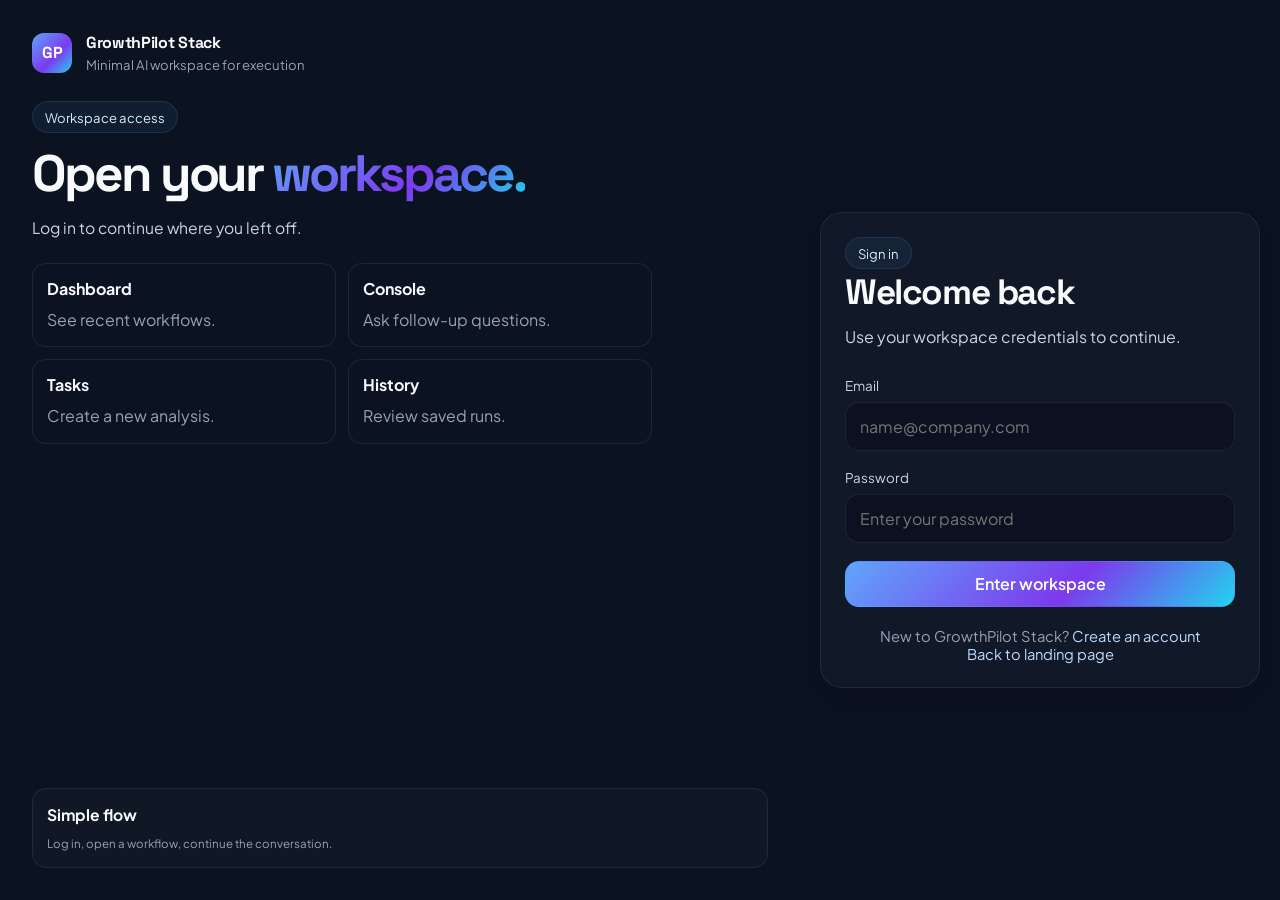
<file: frontend/pages/settings.html>
<!DOCTYPE html>
<html lang="en">
<head>
<meta charset="UTF-8">
<meta name="viewport" content="width=device-width, initial-scale=1.0">
<title>Settings • GrowthPilot Stack</title>
<link rel="preconnect" href="https://fonts.googleapis.com">
<link rel="preconnect" href="https://fonts.gstatic.com" crossorigin>
<link href="https://fonts.googleapis.com/css2?family=IBM+Plex+Mono:wght@400;500&amp;family=Plus+Jakarta+Sans:wght@400;500;600;700;800&amp;family=Space+Grotesk:wght@500;700&amp;display=swap" rel="stylesheet">
<link rel="stylesheet" href="../styles/app.css">
</head>
<body>
<div class="app-shell hide-secondary">
  <aside class="sidebar">
    <a href="../index.html" class="sidebar-brand">
      <div class="brand-mark">GP</div>
      <div class="brand-copy">
        <strong>GrowthPilot Stack</strong>
        <span>AI execution workspace</span>
      </div>
    </a>
    <nav class="nav-section">
      <div class="nav-label">Workspace</div>
      <a class="nav-link" href="dashboard.html"><span class="nav-icon">◫</span><span class="nav-copy"><strong>Dashboard</strong><span>Command center</span></span></a>
      <a class="nav-link" href="chat.html"><span class="nav-icon">◎</span><span class="nav-copy"><strong>Agents</strong><span>Console + follow-ups</span></span></a>
      <a class="nav-link" href="form.html"><span class="nav-icon">⌘</span><span class="nav-copy"><strong>Tasks</strong><span>Create a new run</span></span></a>
      <a class="nav-link" href="history.html"><span class="nav-icon">⇄</span><span class="nav-copy"><strong>Workflows</strong><span>Saved runs</span></span></a>
      <a class="nav-link" href="analytics.html"><span class="nav-icon">⋯</span><span class="nav-copy"><strong>Logs</strong><span>Metrics and throughput</span></span></a>
      <a class="nav-link active" href="settings.html"><span class="nav-icon">⚙</span><span class="nav-copy"><strong>Settings</strong><span>Profile and preferences</span></span></a>
    </nav>
  </aside>

  <div class="main-shell">
    <div class="topbar">
      <label class="search-shell">
        <span>⌕</span>
        <input type="text" placeholder="Search profile fields or preferences..." aria-label="Search">
      </label>
      <div class="topbar-actions">
        <a class="button-secondary" href="dashboard.html">Dashboard</a>
        <a class="button-ghost" href="#" onclick="logout();return false;">Log out</a>
      </div>
    </div>

    <main class="page-body">
      <section class="page-header">
        <div>
          <div class="section-eyebrow">Settings</div>
          <h1 class="page-title">Settings</h1>
          <p class="page-description">Update your profile and workspace preferences.</p>
        </div>
      </section>

      <div class="message-bar" id="successMsg" style="display:none; border-color:rgba(34,197,94,0.24); background:rgba(20,83,45,0.16); color:#bbf7d0;">Settings saved successfully.</div>
      <div class="message-bar" id="errMsg"></div>

      <section class="grid-2">
        <article class="panel-card">
          <div class="panel-head">
            <div>
              <div class="section-eyebrow">Profile</div>
              <h2 class="section-title">Personal details</h2>
            </div>
          </div>
          <div class="form-grid two">
            <div>
              <label class="field-label" for="profName">Full name</label>
              <input class="input" id="profName" type="text">
            </div>
            <div>
              <label class="field-label" for="profEmail">Email</label>
              <input class="input" id="profEmail" type="email" readonly>
            </div>
            <div>
              <label class="field-label" for="profBirthdate">Birthdate</label>
              <input class="input" id="profBirthdate" type="date">
            </div>
            <div>
              <label class="field-label" for="profAge">Age</label>
              <input class="input" id="profAge" type="number" readonly>
            </div>
            <div>
              <label class="field-label" for="profGender">Gender</label>
              <select class="select" id="profGender">
                <option value="Male">Male</option>
                <option value="Female">Female</option>
                <option value="Others">Others</option>
              </select>
            </div>
            <div>
              <label class="field-label" for="profMobile">Mobile number</label>
              <input class="input" id="profMobile" type="tel" placeholder="+91...">
            </div>
            <div>
              <label class="field-label" for="profProfession">Professional status</label>
              <select class="select" id="profProfession">
                <option value="Student">Student</option>
                <option value="Job">Job</option>
                <option value="Fresher">Fresher</option>
                <option value="Intern">Intern</option>
                <option value="Experienced">Experienced</option>
              </select>
            </div>
            <div>
              <label class="field-label" for="profUsage">Tool usage</label>
              <select class="select" id="profUsage">
                <option value="Developing">Developing</option>
                <option value="Testing">Testing</option>
                <option value="Research">Research</option>
              </select>
            </div>
            <div>
              <label class="field-label" for="profIncome">Income</label>
              <input class="input" id="profIncome" type="text">
            </div>
            <div>
              <label class="field-label" for="profInterest">Business interest</label>
              <input class="input" id="profInterest" type="text">
            </div>
            <div>
              <label class="field-label" for="profCity">City</label>
              <input class="input" id="profCity" type="text">
            </div>
            <div>
              <label class="field-label" for="profState">State</label>
              <input class="input" id="profState" type="text">
            </div>
            <div>
              <label class="field-label" for="profCountry">Country</label>
              <input class="input" id="profCountry" type="text">
            </div>
          </div>
        </article>

        <div class="inspector-grid">
          <article class="panel-card">
            <div class="panel-head">
              <div>
                <div class="section-eyebrow">Preferences</div>
                <h2 class="section-title">Workspace behavior</h2>
              </div>
            </div>
            <div class="form-grid">
              <div>
                <label class="field-label" for="settingLang">Response language</label>
                <select class="select" id="settingLang">
                  <option value="en">English</option>
                  <option value="hi">Hindi</option>
                  <option value="gu">Gujarati</option>
                  <option value="mr">Marathi</option>
                  <option value="ta">Tamil</option>
                  <option value="te">Telugu</option>
                </select>
              </div>
              <div>
                <label class="field-label" for="settingDetail">Analysis detail level</label>
                <select class="select" id="settingDetail">
                  <option value="brief">Brief</option>
                  <option value="detailed">Detailed</option>
                  <option value="expert">Expert</option>
                </select>
              </div>
              <label class="check-card"><input type="checkbox" id="voiceInput"> <span><strong>Voice input</strong><span class="section-copy">Speak instead of typing.</span></span></label>
              <label class="check-card"><input type="checkbox" id="voiceOutput"> <span><strong>Voice output</strong><span class="section-copy">Read responses aloud.</span></span></label>
              <label class="check-card"><input type="checkbox" id="notifications"> <span><strong>Notifications</strong><span class="section-copy">Alert when analysis completes.</span></span></label>
            </div>
          </article>

          <article class="panel-card">
            <div class="panel-head">
              <div>
                <div class="section-eyebrow">Security</div>
                <h2 class="section-title">Confirm changes</h2>
              </div>
            </div>
            <div class="form-grid">
              <div>
                <label class="field-label" for="currentPassword">Current password</label>
                <input class="input" id="currentPassword" type="password" placeholder="Required to save changes">
              </div>
              <button class="button" id="saveBtn" onclick="saveSettings()">
                <span id="saveTxt">Save all changes</span>
              </button>
            </div>
          </article>
        </div>
      </section>
    </main>
  </div>
</div>

<script src="../js/api.js"></script>
<script>
  requireAuth();

  function showErr(msg) {
    const el = document.getElementById("errMsg");
    el.textContent = msg;
    el.classList.add("show");
  }

  function showSuccess() {
    const el = document.getElementById("successMsg");
    el.style.display = "block";
    setTimeout(() => {
      el.style.display = "none";
    }, 4000);
  }

  async function loadSettings() {
    try {
      const user = await api.getMe();
      document.getElementById("profName").value = user.name || "";
      document.getElementById("profEmail").value = user.email || "";
      document.getElementById("profAge").value = user.age || "";
      document.getElementById("profBirthdate").value = user.birthdate || "";
      if (user.gender) document.getElementById("profGender").value = user.gender;
      document.getElementById("profMobile").value = user.mobile_number || "";
      document.getElementById("profIncome").value = user.income || "";
      document.getElementById("profCity").value = user.city || "";
      document.getElementById("profState").value = user.state || "";
      document.getElementById("profCountry").value = user.country || "";
      if (user.profession) document.getElementById("profProfession").value = user.profession;
      if (user.usage_purpose) document.getElementById("profUsage").value = user.usage_purpose;
      document.getElementById("profInterest").value = user.business_interest || "";

      const settings = await api.getSettings();
      if (settings.language) document.getElementById("settingLang").value = settings.language;
      if (settings.ai_detail_level) document.getElementById("settingDetail").value = settings.ai_detail_level;
      document.getElementById("voiceInput").checked = !!settings.voice_input;
      document.getElementById("voiceOutput").checked = !!settings.voice_output;
      document.getElementById("notifications").checked = !!settings.notifications;

      document.getElementById("profBirthdate").addEventListener("change", function() {
        if (!this.value) {
          document.getElementById("profAge").value = "";
          return;
        }
        const bdate = new Date(this.value);
        const diff = Math.abs(Date.now() - bdate.getTime());
        document.getElementById("profAge").value = new Date(diff).getUTCFullYear() - 1970;
      });
    } catch (e) {
      showErr("Could not load settings.");
    }
  }

  async function saveSettings() {
    document.getElementById("errMsg").classList.remove("show");
    const pw = document.getElementById("currentPassword").value;
    if (!pw) {
      showErr("Please enter your current password to save changes.");
      return;
    }

    const btn = document.getElementById("saveBtn");
    const txt = document.getElementById("saveTxt");
    btn.disabled = true;
    txt.textContent = "Saving...";

    try {
      await api.saveSettings({
        current_password: pw,
        name: document.getElementById("profName").value || null,
        age: parseInt(document.getElementById("profAge").value, 10) || null,
        birthdate: document.getElementById("profBirthdate").value || null,
        gender: document.getElementById("profGender").value || null,
        mobile_number: document.getElementById("profMobile").value || null,
        income: document.getElementById("profIncome").value || null,
        city: document.getElementById("profCity").value || null,
        state: document.getElementById("profState").value || null,
        country: document.getElementById("profCountry").value || null,
        profession: document.getElementById("profProfession").value || null,
        usage_purpose: document.getElementById("profUsage").value || null,
        business_interest: document.getElementById("profInterest").value || null,
        language: document.getElementById("settingLang").value,
        ai_detail_level: document.getElementById("settingDetail").value,
        voice_input: document.getElementById("voiceInput").checked,
        voice_output: document.getElementById("voiceOutput").checked,
        notifications: document.getElementById("notifications").checked
      });
      txt.textContent = "Save all changes";
      btn.disabled = false;
      document.getElementById("currentPassword").value = "";
      localStorage.setItem("gp_name", document.getElementById("profName").value);
      showSuccess();
    } catch (e) {
      txt.textContent = "Save all changes";
      btn.disabled = false;
      showErr(e.message || "Failed to save settings.");
    }
  }

  loadSettings();
</script>
</body>
</html>
</file>
<file: frontend/styles/app.css>
:root {
  --bg: #0b1220;
  --bg-elevated: #111827;
  --panel: rgba(15, 23, 42, 0.9);
  --panel-strong: #111827;
  --panel-soft: rgba(15, 23, 42, 0.72);
  --border: rgba(148, 163, 184, 0.12);
  --border-strong: rgba(96, 165, 250, 0.22);
  --text: #f8fafc;
  --text-soft: #cbd5e1;
  --text-muted: #94a3b8;
  --primary: #60a5fa;
  --primary-deep: #7c3aed;
  --accent: #22d3ee;
  --success: #22c55e;
  --warning: #f59e0b;
  --danger: #f87171;
  --shadow: 0 10px 32px rgba(2, 6, 23, 0.18);
  --radius-xl: 22px;
  --radius-lg: 18px;
  --radius-md: 14px;
  --radius-sm: 10px;
  --gradient-primary: linear-gradient(135deg, #60a5fa 0%, #7c3aed 58%, #22d3ee 100%);
  --gradient-surface: linear-gradient(180deg, rgba(96, 165, 250, 0.14), rgba(15, 23, 42, 0));
}

*,
*::before,
*::after {
  box-sizing: border-box;
}

html {
  scroll-behavior: smooth;
}

body {
  margin: 0;
  min-height: 100vh;
  background: var(--bg);
  color: var(--text);
  font-family: "Plus Jakarta Sans", sans-serif;
}

a {
  color: inherit;
}

button,
input,
select,
textarea {
  font: inherit;
}

.app-shell {
  display: flex;
  min-height: 100vh;
}

.sidebar {
  width: 256px;
  flex-shrink: 0;
  display: flex;
  flex-direction: column;
  gap: 20px;
  padding: 24px 18px 18px;
  background: #0f172a;
  border-right: 1px solid var(--border);
  position: sticky;
  top: 0;
  height: 100vh;
}

.sidebar-brand {
  display: flex;
  align-items: center;
  gap: 14px;
  text-decoration: none;
}

.brand-mark {
  width: 40px;
  height: 40px;
  border-radius: 12px;
  display: grid;
  place-items: center;
  background: var(--gradient-primary);
  box-shadow: none;
  font-family: "Space Grotesk", sans-serif;
  font-weight: 700;
  color: white;
}

.brand-copy strong,
.brand-copy span {
  display: block;
}

.brand-copy strong {
  font-family: "Space Grotesk", sans-serif;
  font-size: 1rem;
  letter-spacing: -0.02em;
}

.brand-copy span {
  margin-top: 3px;
  font-size: 0.82rem;
  color: var(--text-muted);
}

.sidebar-note,
.nav-label,
.section-eyebrow,
.helper-label {
  text-transform: uppercase;
  letter-spacing: 0.16em;
  font-size: 0.72rem;
  color: var(--text-muted);
}

.sidebar-note {
  padding: 14px;
  border-radius: var(--radius-md);
  background: rgba(148, 163, 184, 0.04);
  border: 1px solid var(--border);
  line-height: 1.55;
  text-transform: none;
  letter-spacing: normal;
}

.sidebar-note strong {
  display: block;
  margin-bottom: 8px;
  font-size: 0.98rem;
  color: var(--text);
}

.nav-section {
  display: grid;
  gap: 10px;
}

.nav-label {
  padding: 0 10px;
}

.nav-link {
  display: flex;
  align-items: center;
  gap: 14px;
  padding: 10px 12px;
  border-radius: 14px;
  color: var(--text-soft);
  text-decoration: none;
  border: 1px solid transparent;
  transition: 0.2s ease;
}

.nav-link:hover {
  background: rgba(148, 163, 184, 0.05);
  border-color: rgba(148, 163, 184, 0.12);
  color: var(--text);
}

.nav-link.active {
  background: rgba(96, 165, 250, 0.1);
  border-color: rgba(96, 165, 250, 0.18);
  color: var(--text);
}

.nav-icon {
  width: 32px;
  height: 32px;
  border-radius: 10px;
  display: grid;
  place-items: center;
  background: rgba(148, 163, 184, 0.08);
  color: var(--text);
  flex-shrink: 0;
}

.nav-copy strong,
.nav-copy span {
  display: block;
}

.nav-copy strong {
  font-size: 0.95rem;
  font-weight: 600;
}

.nav-copy span {
  margin-top: 2px;
  font-size: 0.78rem;
  color: var(--text-muted);
}

.sidebar-footer {
  margin-top: auto;
  display: grid;
  gap: 14px;
}

.sidebar-meta {
  padding: 16px;
  border-radius: var(--radius-md);
  border: 1px solid var(--border);
  background: rgba(15, 23, 42, 0.62);
}

.sidebar-meta strong {
  display: block;
  margin: 8px 0 4px;
}

.sidebar-meta span {
  font-size: 0.82rem;
  color: var(--text-muted);
  line-height: 1.5;
}

.button,
.button-secondary,
.button-ghost {
  min-height: 46px;
  border-radius: 14px;
  border: 1px solid transparent;
  padding: 0 18px;
  display: inline-flex;
  align-items: center;
  justify-content: center;
  gap: 10px;
  cursor: pointer;
  text-decoration: none;
  transition: 0.2s ease;
  font-weight: 600;
}

.button {
  background: var(--gradient-primary);
  color: white;
  box-shadow: none;
}

.button:hover {
  transform: translateY(-1px);
}

.button-secondary {
  background: rgba(148, 163, 184, 0.08);
  border-color: rgba(148, 163, 184, 0.12);
  color: var(--text);
}

.button-secondary:hover,
.button-ghost:hover {
  background: rgba(148, 163, 184, 0.12);
}

.button-ghost {
  background: transparent;
  border-color: rgba(148, 163, 184, 0.12);
  color: var(--text-soft);
}

.main-shell {
  flex: 1;
  min-width: 0;
}

.topbar {
  position: sticky;
  top: 0;
  z-index: 20;
  display: flex;
  align-items: center;
  gap: 18px;
  padding: 16px 24px;
  background: rgba(11, 18, 32, 0.94);
  border-bottom: 1px solid var(--border);
}

.search-shell {
  flex: 1;
  display: flex;
  align-items: center;
  gap: 12px;
  min-height: 48px;
  padding: 0 16px;
  border-radius: 14px;
  background: rgba(15, 23, 42, 0.72);
  border: 1px solid var(--border);
}

.search-shell input {
  width: 100%;
  border: none;
  outline: none;
  background: transparent;
  color: var(--text);
}

.search-shell input::placeholder {
  color: var(--text-muted);
}

.topbar-actions {
  display: flex;
  align-items: center;
  gap: 12px;
}

.icon-button {
  width: 46px;
  height: 46px;
  border-radius: 14px;
  display: grid;
  place-items: center;
  background: rgba(15, 23, 42, 0.82);
  border: 1px solid var(--border);
  color: var(--text-soft);
  cursor: pointer;
  transition: 0.2s ease;
}

.icon-button:hover {
  color: var(--text);
  border-color: var(--border-strong);
}

.avatar-button {
  min-width: 46px;
  height: 46px;
  padding: 0 14px;
  border-radius: 16px;
  display: inline-flex;
  align-items: center;
  gap: 12px;
  background: rgba(15, 23, 42, 0.82);
  border: 1px solid var(--border);
  color: var(--text);
}

.avatar-orb {
  width: 30px;
  height: 30px;
  border-radius: 10px;
  display: grid;
  place-items: center;
  background: var(--gradient-primary);
  font-family: "Space Grotesk", sans-serif;
  font-weight: 700;
}

.page-body {
  padding: 24px;
  display: grid;
  gap: 20px;
}

.page-header {
  display: flex;
  align-items: flex-start;
  justify-content: space-between;
  gap: 20px;
}

.page-title {
  font-family: "Space Grotesk", sans-serif;
  font-size: clamp(1.8rem, 2.4vw, 2.4rem);
  line-height: 1.05;
  letter-spacing: -0.04em;
  margin: 8px 0 12px;
}

.page-description {
  max-width: 760px;
  font-size: 0.98rem;
  line-height: 1.65;
  color: var(--text-soft);
}

.page-header-actions,
.button-row,
.pill-row,
.toolbar {
  display: flex;
  align-items: center;
  gap: 12px;
  flex-wrap: wrap;
}

.card,
.hero-card,
.stat-card,
.agent-card,
.panel-card,
.terminal-card,
.table-card,
.empty-card {
  background: #111827;
  border: 1px solid var(--border);
  border-radius: var(--radius-lg);
  box-shadow: var(--shadow);
}

.hero-card {
  padding: 22px;
  display: grid;
  gap: 16px;
}

.hero-grid {
  display: grid;
  gap: 20px;
  grid-template-columns: minmax(0, 1.5fr) minmax(300px, 0.9fr);
}

.hero-metrics {
  display: grid;
  grid-template-columns: repeat(3, minmax(0, 1fr));
  gap: 14px;
}

.hero-metric {
  padding: 16px;
  border-radius: var(--radius-md);
  border: 1px solid var(--border);
  background: rgba(2, 6, 23, 0.18);
}

.metric-value {
  font-family: "Space Grotesk", sans-serif;
  font-size: 1.65rem;
  letter-spacing: -0.04em;
}

.metric-label {
  margin-top: 6px;
  font-size: 0.82rem;
  color: var(--text-muted);
}

.eyebrow-chip,
.status-badge,
.tag,
.mini-pill {
  display: inline-flex;
  align-items: center;
  gap: 8px;
  min-height: 32px;
  padding: 0 12px;
  border-radius: 999px;
  border: 1px solid rgba(96, 165, 250, 0.14);
  background: rgba(96, 165, 250, 0.08);
  color: #dbeafe;
  font-size: 0.82rem;
}

.status-badge.success {
  border-color: rgba(34, 197, 94, 0.26);
  background: rgba(34, 197, 94, 0.12);
  color: #bbf7d0;
}

.status-badge.warning {
  border-color: rgba(245, 158, 11, 0.24);
  background: rgba(245, 158, 11, 0.12);
  color: #fde68a;
}

.status-badge.danger {
  border-color: rgba(248, 113, 113, 0.24);
  background: rgba(248, 113, 113, 0.12);
  color: #fecaca;
}

.grid-3,
.grid-2,
.stats-grid,
.agent-grid {
  display: grid;
  gap: 16px;
}

.stats-grid,
.grid-3,
.agent-grid {
  grid-template-columns: repeat(3, minmax(0, 1fr));
}

.grid-2 {
  grid-template-columns: repeat(2, minmax(0, 1fr));
}

.stat-card,
.panel-card,
.agent-card,
.table-card,
.terminal-card,
.empty-card {
  padding: 18px;
}

.card-head,
.panel-head,
.table-head,
.terminal-head,
.section-head {
  display: flex;
  align-items: center;
  justify-content: space-between;
  gap: 14px;
  margin-bottom: 14px;
}

.section-title {
  margin: 0;
  font-family: "Space Grotesk", sans-serif;
  font-size: 1.02rem;
  letter-spacing: -0.03em;
}

.section-copy,
.muted {
  color: var(--text-muted);
  line-height: 1.6;
}

.stat-card .metric-value {
  font-size: 2rem;
}

.stat-trend {
  margin-top: 10px;
  color: var(--text-soft);
  font-size: 0.88rem;
}

.pipeline {
  display: grid;
  grid-template-columns: repeat(4, minmax(0, 1fr));
  gap: 12px;
}

.pipeline-step {
  padding: 14px;
  border-radius: var(--radius-md);
  border: 1px solid var(--border);
  background: rgba(2, 6, 23, 0.18);
}

.pipeline-step strong {
  display: block;
  margin-bottom: 8px;
}

.pipeline-step p {
  margin: 0;
  color: var(--text-muted);
  font-size: 0.92rem;
  line-height: 1.55;
}

.list-stack {
  display: grid;
  gap: 12px;
}

.activity-item,
.agent-row,
.workflow-row,
.log-row {
  padding: 14px 16px;
  border-radius: var(--radius-md);
  border: 1px solid var(--border);
  background: rgba(2, 6, 23, 0.16);
  display: flex;
  align-items: center;
  justify-content: space-between;
  gap: 16px;
}

.activity-copy strong,
.log-copy strong,
.agent-summary strong {
  display: block;
  margin-bottom: 4px;
}

.activity-copy span,
.log-copy span,
.agent-summary span {
  color: var(--text-muted);
  font-size: 0.88rem;
}

.agent-grid {
  align-items: start;
}

.agent-card {
  display: grid;
  gap: 12px;
}

.agent-top {
  display: flex;
  justify-content: space-between;
  gap: 16px;
}

.agent-role {
  font-family: "Space Grotesk", sans-serif;
  font-size: 1.12rem;
  margin: 0;
}

.agent-stats {
  display: grid;
  grid-template-columns: repeat(2, minmax(0, 1fr));
  gap: 12px;
}

.agent-stat {
  padding: 12px;
  border-radius: 14px;
  background: rgba(2, 6, 23, 0.16);
  border: 1px solid var(--border);
}

.agent-stat strong {
  display: block;
  font-size: 1.1rem;
}

.agent-stat span {
  color: var(--text-muted);
  font-size: 0.8rem;
}

.input,
.select,
.textarea {
  width: 100%;
  border-radius: 14px;
  border: 1px solid var(--border);
  background: rgba(2, 6, 23, 0.32);
  color: var(--text);
  padding: 13px 14px;
  outline: none;
  transition: 0.2s ease;
}

.textarea {
  min-height: 140px;
  resize: vertical;
}

.input:focus,
.select:focus,
.textarea:focus {
  border-color: rgba(96, 165, 250, 0.34);
  box-shadow: 0 0 0 4px rgba(96, 165, 250, 0.08);
}

.field-label {
  display: block;
  margin-bottom: 8px;
  font-size: 0.84rem;
  color: var(--text-soft);
}

.field-hint,
.field-error {
  margin-top: 8px;
  font-size: 0.82rem;
}

.field-hint {
  color: var(--text-muted);
}

.field-error {
  color: var(--danger);
  display: none;
}

.field-error.show {
  display: block;
}

.input.error,
.select.error,
.textarea.error {
  border-color: rgba(248, 113, 113, 0.4);
}

.form-grid {
  display: grid;
  gap: 18px;
}

.form-grid.two {
  grid-template-columns: repeat(2, minmax(0, 1fr));
}

.segmented {
  display: flex;
  flex-wrap: wrap;
  gap: 10px;
}

.segment {
  min-height: 40px;
  padding: 0 14px;
  border-radius: 999px;
  border: 1px solid rgba(148, 163, 184, 0.14);
  background: rgba(15, 23, 42, 0.6);
  color: var(--text-soft);
  display: inline-flex;
  align-items: center;
  cursor: pointer;
  transition: 0.2s ease;
}

.segment:hover,
.segment.selected {
  border-color: rgba(96, 165, 250, 0.24);
  background: rgba(96, 165, 250, 0.12);
  color: var(--text);
}

.check-grid {
  display: grid;
  grid-template-columns: repeat(2, minmax(0, 1fr));
  gap: 10px;
}

.check-card {
  position: relative;
  display: flex;
  gap: 12px;
  align-items: flex-start;
  padding: 14px;
  border-radius: 14px;
  border: 1px solid var(--border);
  background: rgba(2, 6, 23, 0.16);
}

.check-card input {
  margin-top: 4px;
}

.range-wrap {
  padding: 16px;
  border-radius: 16px;
  background: rgba(2, 6, 23, 0.16);
  border: 1px solid var(--border);
}

.range-wrap input[type="range"] {
  width: 100%;
}

.range-summary {
  display: flex;
  align-items: center;
  justify-content: space-between;
  gap: 18px;
  margin-bottom: 14px;
}

.range-amount {
  font-family: "Space Grotesk", sans-serif;
  font-size: 2rem;
}

.stepper {
  display: grid;
  grid-template-columns: repeat(3, minmax(0, 1fr));
  gap: 12px;
  margin-bottom: 22px;
}

.step-chip {
  padding: 12px 14px;
  border-radius: 16px;
  border: 1px solid rgba(148, 163, 184, 0.12);
  background: rgba(2, 6, 23, 0.16);
  color: var(--text-muted);
}

.step-chip.active,
.step-chip.done {
  color: var(--text);
  border-color: rgba(96, 165, 250, 0.24);
  background: rgba(96, 165, 250, 0.1);
}

.step-chip strong {
  display: block;
  font-size: 0.92rem;
  margin-bottom: 6px;
}

.progress-track {
  height: 10px;
  border-radius: 999px;
  background: rgba(148, 163, 184, 0.12);
  overflow: hidden;
  margin-bottom: 22px;
}

.progress-bar {
  height: 100%;
  border-radius: inherit;
  background: var(--gradient-primary);
}

.terminal-card {
  display: grid;
  gap: 14px;
}

.terminal-shell {
  border-radius: 14px;
  border: 1px solid var(--border);
  background: #020617;
  overflow: hidden;
}

.terminal-head {
  margin: 0;
  padding: 14px 16px;
  border-bottom: 1px solid rgba(148, 163, 184, 0.08);
  background: rgba(15, 23, 42, 0.9);
}

.terminal-actions {
  display: flex;
  align-items: center;
  gap: 8px;
}

.terminal-dot {
  width: 10px;
  height: 10px;
  border-radius: 999px;
}

.terminal-dot.red {
  background: #fb7185;
}

.terminal-dot.yellow {
  background: #fbbf24;
}

.terminal-dot.green {
  background: #22c55e;
}

.terminal-body {
  max-height: 460px;
  overflow: auto;
  padding: 18px;
  font-family: "IBM Plex Mono", monospace;
  font-size: 0.88rem;
  line-height: 1.7;
  color: #cbd5e1;
}

.terminal-line {
  display: grid;
  grid-template-columns: auto 1fr;
  gap: 12px;
  margin-bottom: 10px;
}

.terminal-prompt {
  color: #22d3ee;
}

.terminal-output {
  white-space: pre-wrap;
}

.chat-input {
  display: flex;
  gap: 12px;
  align-items: flex-end;
}

.chat-input .textarea {
  min-height: 72px;
}

.table-shell {
  width: 100%;
  border-collapse: collapse;
}

.table-shell th,
.table-shell td {
  padding: 16px 10px;
  text-align: left;
  border-bottom: 1px solid rgba(148, 163, 184, 0.08);
}

.table-shell th {
  font-size: 0.75rem;
  letter-spacing: 0.14em;
  color: var(--text-muted);
  text-transform: uppercase;
  font-weight: 600;
}

.table-shell tbody tr:hover td {
  background: rgba(148, 163, 184, 0.04);
}

.empty-card {
  text-align: center;
}

.empty-card strong {
  display: block;
  margin-bottom: 8px;
  font-size: 1.1rem;
}

.split-grid {
  display: grid;
  grid-template-columns: minmax(0, 1.4fr) minmax(320px, 0.85fr);
  gap: 20px;
}

.simple-stack {
  display: grid;
  gap: 14px;
}

.subtle {
  color: var(--text-muted);
}

.hide-secondary .nav-copy span,
.hide-secondary .sidebar-note {
  display: none;
}

.hide-secondary .sidebar {
  gap: 16px;
}

.hide-secondary .nav-link {
  padding-top: 9px;
  padding-bottom: 9px;
}

.inspector-grid {
  display: grid;
  gap: 16px;
}

.auth-layout {
  min-height: 100vh;
  display: grid;
  grid-template-columns: minmax(0, 1.1fr) minmax(420px, 480px);
  background: var(--bg);
}

.auth-brand {
  padding: 32px;
  display: flex;
  flex-direction: column;
  justify-content: space-between;
}

.auth-brand-panel {
  max-width: 620px;
}

.auth-title {
  font-family: "Space Grotesk", sans-serif;
  font-size: clamp(2.4rem, 4vw, 4rem);
  line-height: 0.98;
  letter-spacing: -0.06em;
  margin: 16px 0 14px;
}

.auth-title span {
  background: var(--gradient-primary);
  -webkit-background-clip: text;
  background-clip: text;
  color: transparent;
}

.auth-copy {
  max-width: 500px;
  color: var(--text-soft);
  line-height: 1.65;
  font-size: 0.98rem;
}

.auth-feature-grid {
  margin-top: 22px;
  display: grid;
  grid-template-columns: repeat(2, minmax(0, 1fr));
  gap: 12px;
}

.auth-feature {
  padding: 14px;
  border-radius: 14px;
  border: 1px solid var(--border);
  background: rgba(15, 23, 42, 0.28);
}

.auth-feature strong {
  display: block;
  margin-bottom: 8px;
}

.auth-panel-wrap {
  display: flex;
  align-items: center;
  justify-content: center;
  padding: 20px;
}

.auth-panel {
  width: min(100%, 460px);
  padding: 24px;
  border-radius: var(--radius-xl);
  background: #111827;
  border: 1px solid var(--border);
  box-shadow: var(--shadow);
}

.auth-panel h1 {
  margin: 0 0 10px;
  font-family: "Space Grotesk", sans-serif;
  font-size: 2.2rem;
  letter-spacing: -0.04em;
}

.auth-panel p {
  margin: 0 0 26px;
  color: var(--text-soft);
  line-height: 1.65;
}

.auth-stack {
  display: grid;
  gap: 18px;
}

.auth-footer {
  margin-top: 20px;
  color: var(--text-muted);
  font-size: 0.92rem;
  text-align: center;
}

.auth-footer a {
  color: #bfdbfe;
  text-decoration: none;
}

.message-bar {
  display: none;
  padding: 14px 16px;
  border-radius: 16px;
  border: 1px solid rgba(248, 113, 113, 0.22);
  background: rgba(127, 29, 29, 0.16);
  color: #fecaca;
  line-height: 1.5;
}

.message-bar.show {
  display: block;
}

.landing-shell {
  min-height: 100vh;
}

.landing-header {
  position: sticky;
  top: 0;
  z-index: 10;
  display: flex;
  align-items: center;
  justify-content: space-between;
  gap: 16px;
  padding: 18px 28px;
  backdrop-filter: blur(20px);
  background: rgba(7, 17, 31, 0.7);
  border-bottom: 1px solid rgba(148, 163, 184, 0.08);
}

.landing-nav {
  display: flex;
  align-items: center;
  gap: 18px;
  flex-wrap: wrap;
}

.landing-nav a {
  color: var(--text-soft);
  text-decoration: none;
}

.landing-main {
  padding: 28px 24px 52px;
  display: grid;
  gap: 24px;
}

.marketing-grid {
  display: grid;
  grid-template-columns: minmax(0, 1.15fr) minmax(360px, 0.95fr);
  gap: 26px;
}

.marketing-title {
  margin: 16px 0;
  font-family: "Space Grotesk", sans-serif;
  font-size: clamp(2.6rem, 6vw, 4.8rem);
  line-height: 0.96;
  letter-spacing: -0.08em;
}

.marketing-title span {
  color: transparent;
  background: var(--gradient-primary);
  -webkit-background-clip: text;
  background-clip: text;
}

.marketing-copy {
  max-width: 720px;
  color: var(--text-soft);
  line-height: 1.65;
  font-size: 0.98rem;
}

.feature-grid {
  display: grid;
  grid-template-columns: repeat(3, minmax(0, 1fr));
  gap: 20px;
}

.feature-card {
  padding: 18px;
  border-radius: var(--radius-lg);
  border: 1px solid var(--border);
  background: #111827;
}

.feature-card strong {
  display: block;
  margin: 16px 0 10px;
  font-family: "Space Grotesk", sans-serif;
  font-size: 1.12rem;
}

.hero-visual {
  padding: 18px;
  border-radius: var(--radius-xl);
  border: 1px solid var(--border);
  background: #111827;
  display: grid;
  gap: 14px;
  box-shadow: var(--shadow);
}

.mini-board {
  display: grid;
  gap: 14px;
}

.mini-board-row {
  display: grid;
  grid-template-columns: 1.1fr 1fr;
  gap: 14px;
}

.mini-card {
  padding: 14px;
  border-radius: 14px;
  background: rgba(2, 6, 23, 0.2);
  border: 1px solid var(--border);
}

.compact-table td,
.compact-table th {
  padding-top: 12px;
  padding-bottom: 12px;
}

.narrow-page {
  gap: 16px;
}

.mini-card strong {
  display: block;
  margin-bottom: 8px;
}

.divider-line {
  height: 1px;
  background: rgba(148, 163, 184, 0.12);
}

.mobile-menu {
  display: none;
}

@media (max-width: 1200px) {
  .hero-grid,
  .split-grid,
  .marketing-grid {
    grid-template-columns: 1fr;
  }

  .stats-grid,
  .grid-3,
  .agent-grid,
  .feature-grid {
    grid-template-columns: repeat(2, minmax(0, 1fr));
  }

  .pipeline {
    grid-template-columns: repeat(2, minmax(0, 1fr));
  }

  .pipeline-step:nth-child(2)::after,
  .pipeline-step:nth-child(4)::after {
    display: none;
  }
}

@media (max-width: 980px) {
  .app-shell {
    flex-direction: column;
  }

  .sidebar {
    width: 100%;
    height: auto;
    position: static;
  }

  .main-shell,
  .page-body {
    min-width: 0;
  }

  .auth-layout {
    grid-template-columns: 1fr;
  }

  .auth-brand {
    padding-bottom: 0;
  }

  .auth-feature-grid,
  .hero-metrics,
  .form-grid.two,
  .mini-board-row,
  .stats-grid,
  .grid-2,
  .grid-3,
  .agent-grid,
  .feature-grid,
  .check-grid {
    grid-template-columns: 1fr;
  }
}

@media (max-width: 720px) {
  .topbar,
  .page-body,
  .landing-header,
  .landing-main,
  .auth-brand,
  .auth-panel-wrap {
    padding-left: 18px;
    padding-right: 18px;
  }

  .page-header,
  .topbar,
  .topbar-actions,
  .search-shell,
  .toolbar,
  .button-row {
    flex-wrap: wrap;
  }

  .pipeline {
    grid-template-columns: 1fr;
  }

  .pipeline-step::after {
    display: none;
  }

  .landing-nav {
    display: none;
  }

  .mobile-menu {
    display: inline-flex;
  }

  .table-shell {
    min-width: 760px;
  }

  .table-card {
    overflow-x: auto;
  }
}
</file>
